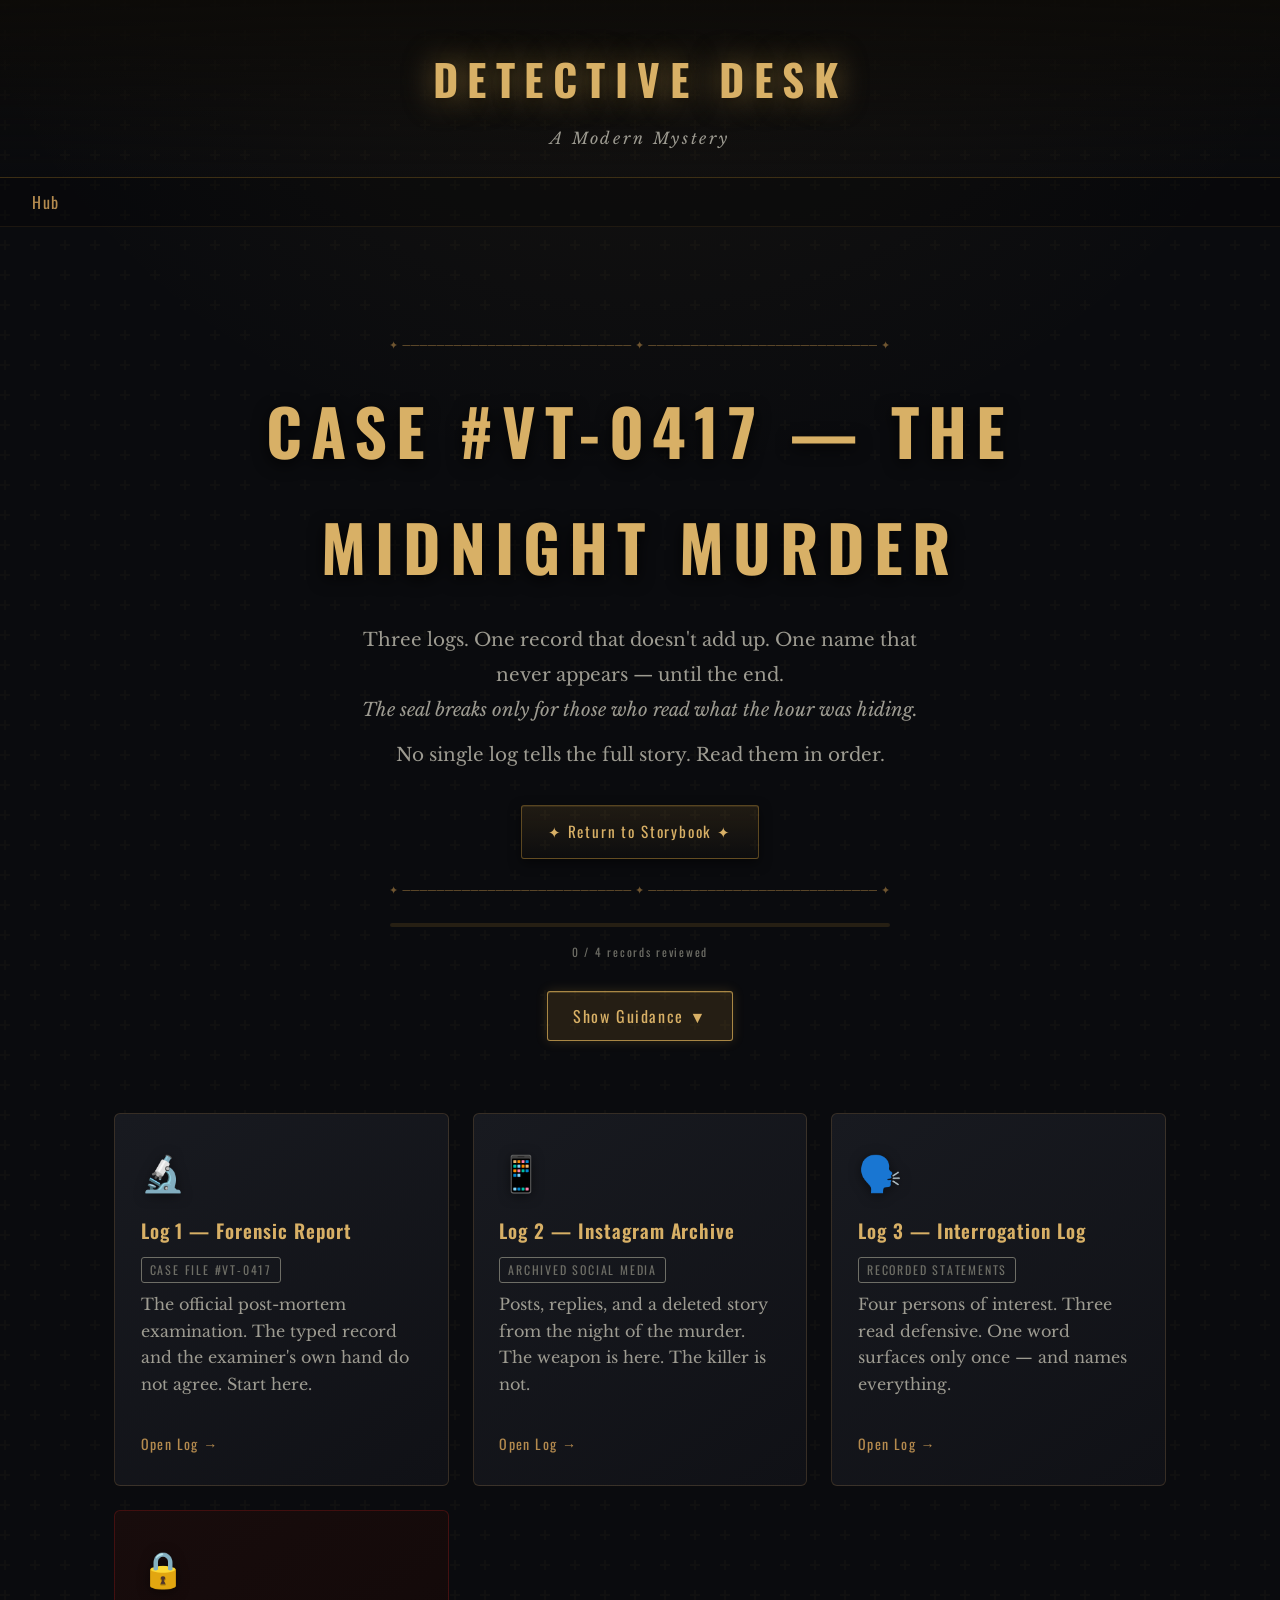
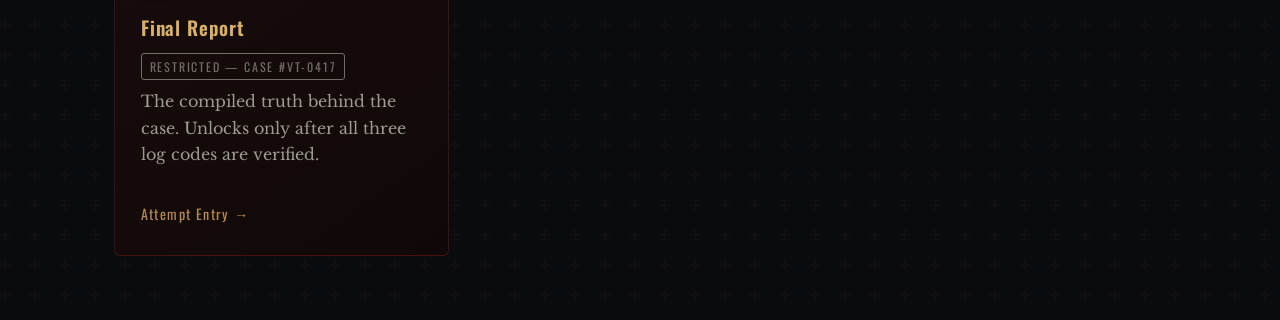
<file: chapter5-main/Archive/index.html>
<!DOCTYPE html>
<html lang="en">
<head>
  <meta charset="UTF-8" />
  <meta name="viewport" content="width=device-width, initial-scale=1.0" />
  <meta name="description" content="Detective Desk — The Midnight Murder" />
  <title>The Archive Hub — Detective Desk</title>
  <link rel="preconnect" href="https://fonts.googleapis.com" />
  <link rel="preconnect" href="https://fonts.gstatic.com" crossorigin />
  <link href="https://fonts.googleapis.com/css2?family=Oswald:wght@400;500;600;700&family=Libre+Baskerville:ital@0;1&family=Special+Elite&display=swap" rel="stylesheet" />
  <link rel="stylesheet" href="style.css" />
</head>
<body>

  <div class="particles" aria-hidden="true">
    <span></span><span></span><span></span><span></span><span></span>
    <span></span><span></span><span></span><span></span><span></span>
  </div>

  <header class="site-header">
    <div class="header-inner">
      <a href="index.html" class="site-logo" aria-label="Return to the Archive Hub">
        <span class="logo-rune">⚔</span>
        <span class="logo-text">Detective Desk</span>
        <span class="logo-rune">⚔</span>
      </a>
      <p class="header-tagline">A Modern Mystery</p>
    </div>
  </header>

  <nav class="breadcrumb" aria-label="Archive Navigation">
    <a href="index.html" id="nav-hub">Hub</a>
  </nav>

  <main class="main-content">

    <section class="hub-hero">
      <div class="scroll-ornament top" aria-hidden="true">
        ✦ ─────────────────────────── ✦ ─────────────────────────── ✦
      </div>
      <h1 class="hub-title">Case #VT-0417 — The Midnight Murder</h1>
      <p class="hub-subtitle">
        Three logs. One record that doesn't add up. One name that never appears — until the end.<br />
        <em>The seal breaks only for those who read what the hour was hiding.</em>
      </p>
      <p class="hub-subtitle" style="margin-top:0.6rem;">
        No single log tells the full story. Read them in order.
      </p>
      <div style="margin-top: 2rem; margin-bottom: 0.5rem;">
        <a href="../Storybook/storybook.html" class="btn-action-primary">✦ Return to Storybook ✦</a>
      </div>
      <div class="scroll-ornament bottom" aria-hidden="true">
        ✦ ─────────────────────────── ✦ ─────────────────────────── ✦
      </div>

      <!-- Progress bar -->
      <div class="hub-progress">
        <div class="progress-track"><div id="progress-fill"></div></div>
        <span id="progress-label">0 / 4 records reviewed</span>
      </div>

      <!-- Hint toggle -->
      <div class="hint-bar">
        <button id="hint-toggle-btn" aria-expanded="false">Show Guidance ▼</button>
        <div id="hint-panel" role="region" aria-label="Archive guidance">
          <strong>How to investigate:</strong>
          <ul>
            <li>Read all three logs carefully — in order. Log 1 changes how you read everything after it.</li>
            <li>Look for anything that doesn't line up — times, alibis, objects, and what people say unprompted.</li>
            <li>Each log has a code box at the bottom. The Final Report unlocks only after all three codes are verified.</li>
            <li>Cross-reference entries across logs before drawing conclusions.</li>
            <li>No single log is sufficient on its own.</li>
          </ul>
        </div>
      </div>
    </section>

    <section class="hub-grid" aria-label="Archive Documents">

      <a href="ScoutLogs/scout-logs.html" class="archive-card" id="card-scout">
        <div class="card-icon" aria-hidden="true">🔬</div>
        <div class="card-label">Log 1 — Forensic Report</div>
        <div class="card-tag">Case File #VT-0417</div>
        <p class="card-desc">The official post-mortem examination. The typed record and the examiner's own hand do not agree. Start here.</p>
        <span class="card-cta">Open Log →</span>
      </a>

      <a href="HealerRecords/healer-records.html" class="archive-card" id="card-healer">
        <div class="card-icon" aria-hidden="true">📱</div>
        <div class="card-label">Log 2 — Instagram Archive</div>
        <div class="card-tag">Archived Social Media</div>
        <p class="card-desc">Posts, replies, and a deleted story from the night of the murder. The weapon is here. The killer is not.</p>
        <span class="card-cta">Open Log →</span>
      </a>

      <a href="AllianceDocs/alliance-docs.html" class="archive-card" id="card-alliance">
        <div class="card-icon" aria-hidden="true">🗣️</div>
        <div class="card-label">Log 3 — Interrogation Log</div>
        <div class="card-tag">Recorded Statements</div>
        <p class="card-desc">Four persons of interest. Three read defensive. One word surfaces only once — and names everything.</p>
        <span class="card-cta">Open Log →</span>
      </a>

      <a href="HerosMemoir/HerosMemoir.html" class="archive-card locked-card" id="card-hidden">
        <div class="card-icon" aria-hidden="true">🔒</div>
        <div class="card-label">Final Report</div>
        <div class="card-tag">Restricted — Case #VT-0417</div>
        <p class="card-desc">The compiled truth behind the case. Unlocks only after all three log codes are verified.</p>
        <span class="card-cta">Attempt Entry →</span>
      </a>

    </section>

  </main>

  <script src="../protect.js"></script>
  <script src="script.js"></script>
</body>
</html>
</file>
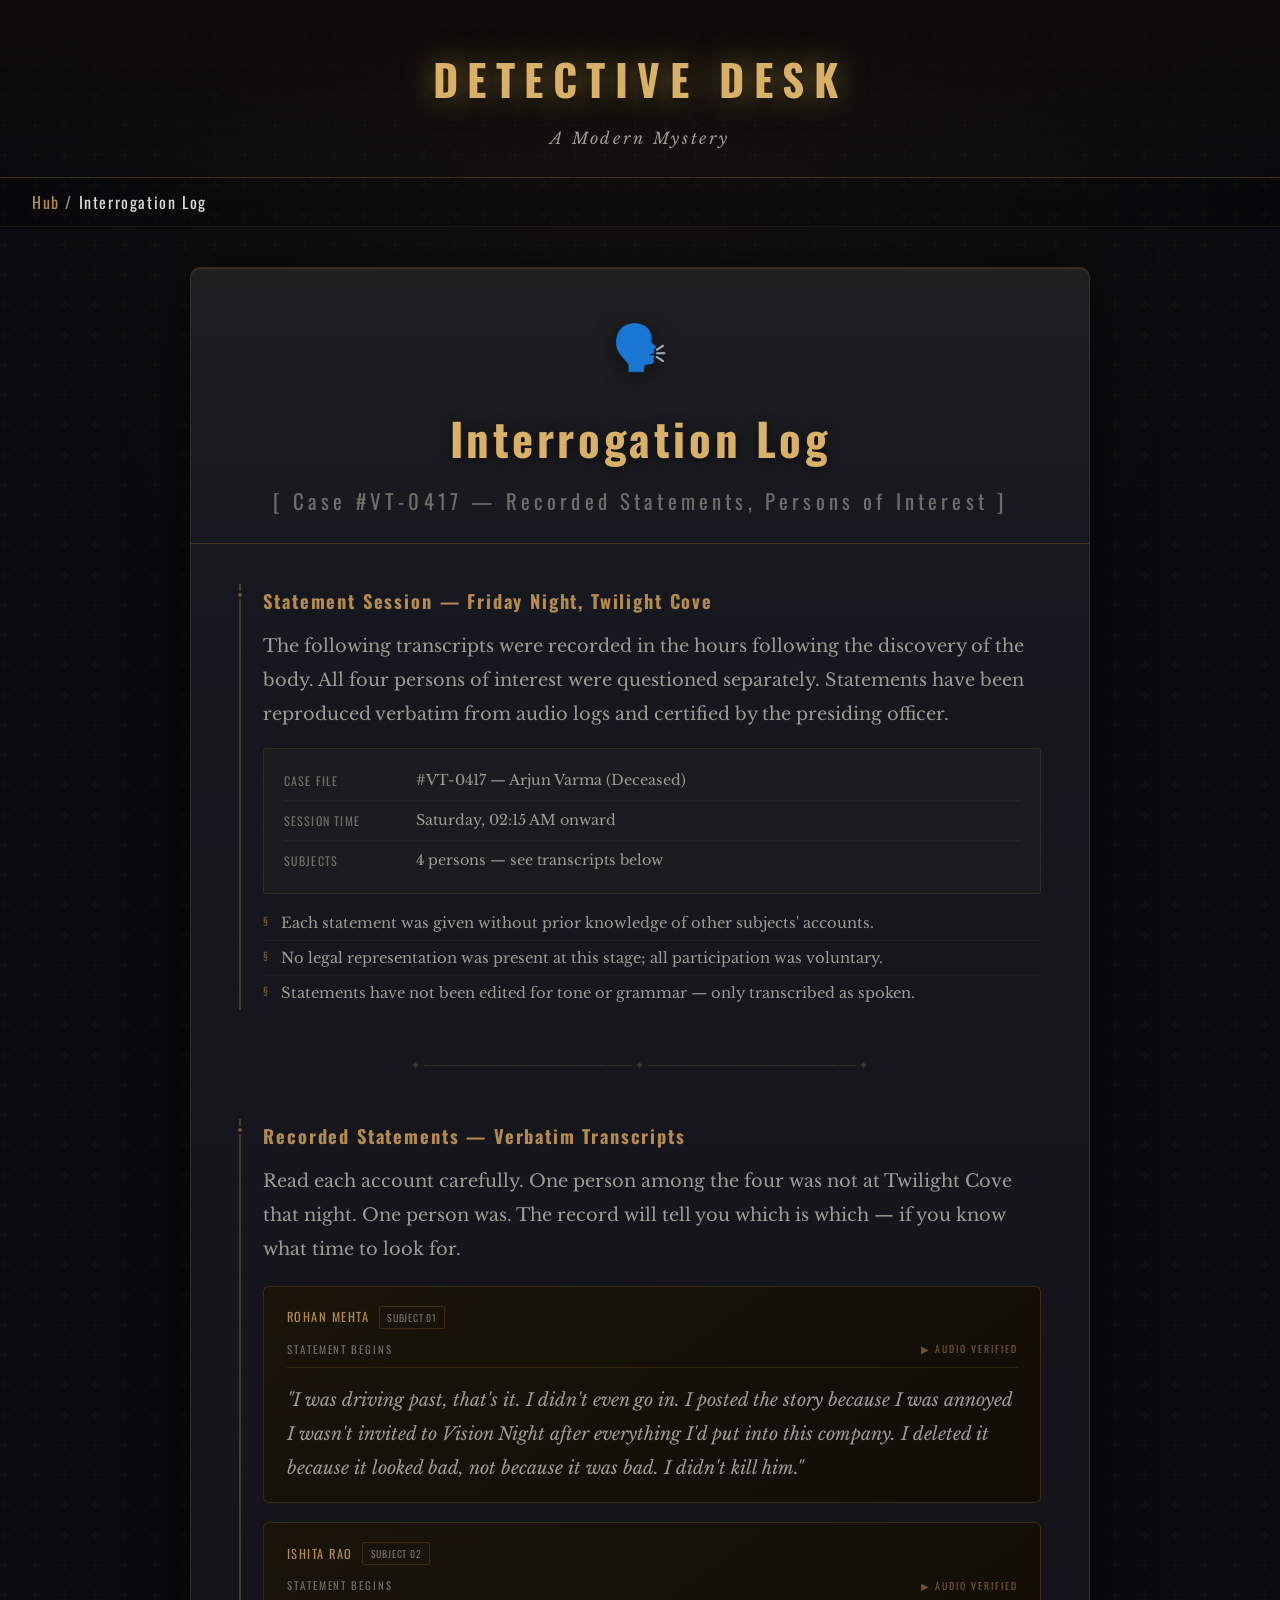
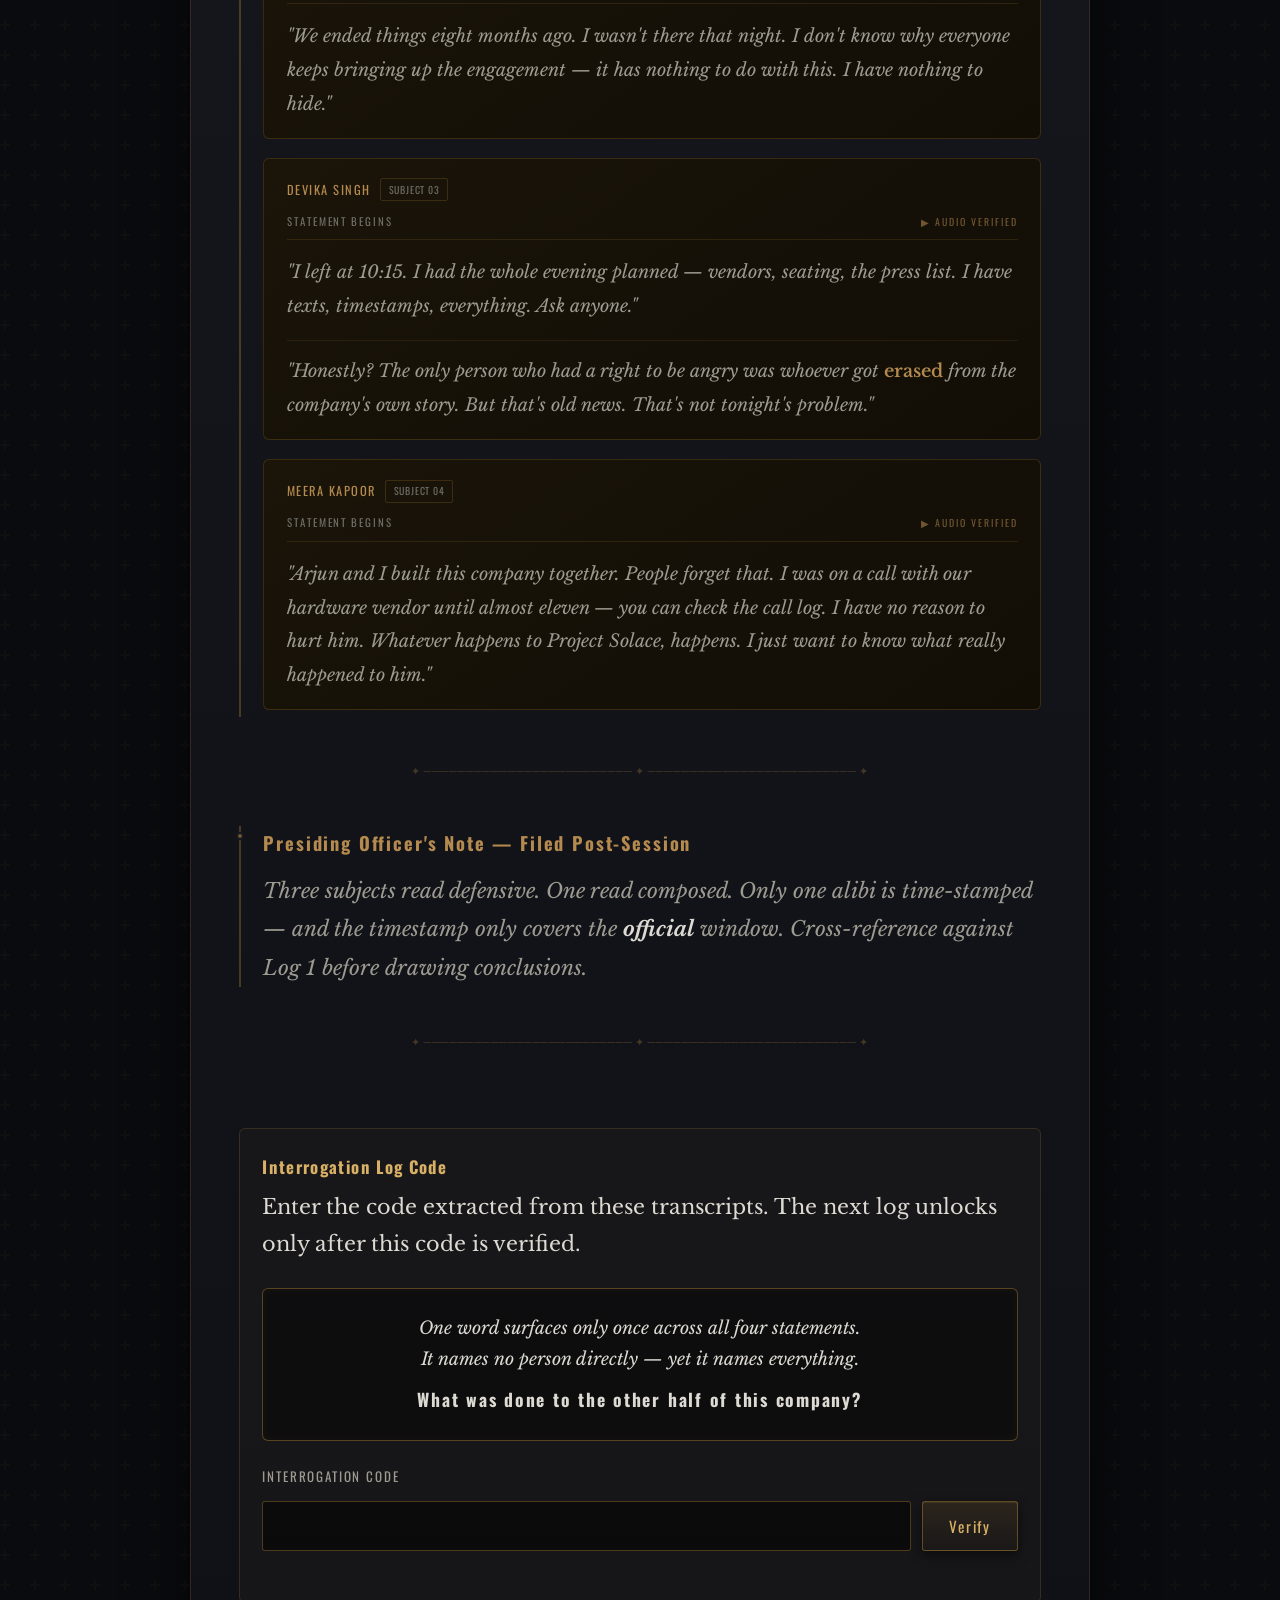
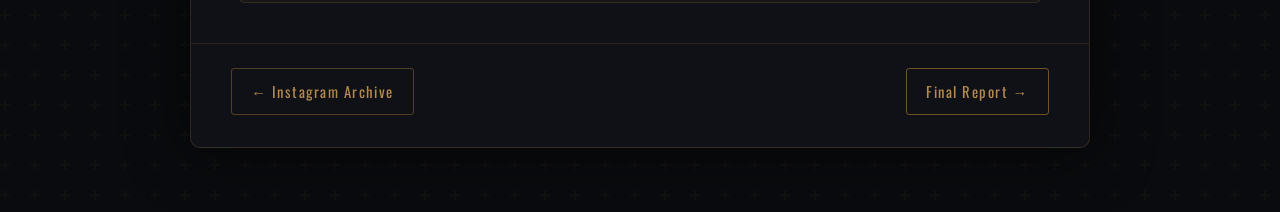
<file: chapter5-main/Archive/AllianceDocs/alliance-docs.html>
<!DOCTYPE html>
<html lang="en">
<head>
  <meta charset="UTF-8" />
  <meta name="viewport" content="width=device-width, initial-scale=1.0" />
  <meta name="description" content="Interrogation Log — Detective Desk archive. Recorded statements from persons of interest." />
  <title>Interrogation Log — Detective Desk</title>
  <link rel="preconnect" href="https://fonts.googleapis.com" />
  <link rel="preconnect" href="https://fonts.gstatic.com" crossorigin />
  <link href="https://fonts.googleapis.com/css2?family=Oswald:wght@400;500;600;700&family=Libre+Baskerville:ital@0;1&family=Special+Elite&display=swap" rel="stylesheet" />
  <link rel="stylesheet" href="../style.css" />

  <style>
    /* ── Suspect Statement Cards ── */
    .suspect-grid {
      display: grid;
      grid-template-columns: 1fr;
      gap: 1.2rem;
      margin: 1.2rem 0 0.4rem;
    }
    .suspect-card {
      background: linear-gradient(145deg, #1a1409, #120e06);
      border: 1px solid rgba(201,150,59,0.2);
      border-radius: var(--radius-md);
      padding: 1.2rem 1.4rem 1rem;
    }
    .suspect-card-name {
      font-family: var(--font-title);
      font-size: 0.78rem;
      color: var(--gold);
      letter-spacing: 0.12em;
      text-transform: uppercase;
      margin-bottom: 0.65rem;
      display: flex;
      align-items: center;
      gap: 0.6rem;
    }
    .suspect-tag {
      font-size: 0.62rem;
      color: var(--smoke);
      letter-spacing: 0.08em;
      border: 1px solid rgba(201,150,59,0.2);
      border-radius: 2px;
      padding: 0.1rem 0.45rem;
      font-family: var(--font-title);
    }
    .suspect-statement {
      font-style: italic;
      color: var(--parchment-dim);
      font-size: 0.95rem;
      line-height: 1.8;
    }
    .suspect-statement .highlight-word {
      color: var(--gold);
      font-style: normal;
      font-weight: 600;
    }

    /* ── Protocol box ── */
    .protocol-signal-block {
      margin: 0.8rem 0;
      padding: 0.8rem 1.2rem;
      background: rgba(201,150,59,0.03);
      border: 1px solid rgba(201,150,59,0.15);
      border-radius: var(--radius-sm);
    }
    .proto-row {
      display: flex;
      align-items: center;
      gap: 0.8rem;
      padding: 0.4rem 0;
      border-bottom: 1px solid rgba(201,150,59,0.07);
      font-size: 1.2rem;
      color: var(--parchment-dim);
    }
    .proto-row:last-child { border-bottom: none; }

    /* ── Rules list ── */
    .rules-list {
      list-style: none;
      padding: 0;
      margin: 0.6rem 0 0;
    }
    .rules-list li {
      color: var(--parchment-dim);
      font-size: 0.92rem;
      padding: 0.3rem 0 0.3rem 1.1rem;
      border-bottom: 1px solid rgba(201,150,59,0.06);
      position: relative;
      line-height: 1.65;
    }
    .rules-list li::before {
      content: '§';
      position: absolute;
      left: 0;
      color: var(--gold-dim);
      font-family: var(--font-title);
      font-size: 0.72rem;
    }
    .rules-list li:last-child { border-bottom: none; }

    /* ── Section ornament ── */
    .section-ornament {
      font-family: var(--font-title);
      color: var(--gold-dim);
      font-size: 0.68rem;
      letter-spacing: 0.06em;
      text-align: center;
      overflow: hidden;
      white-space: nowrap;
      margin: 0.6rem 0;
      opacity: 0.55;
    }

    .directive-fragment-text {
      font-style: italic;
      color: var(--parchment-dim);
      line-height: 1.8;
    }

    .directive-fragment-note {
      margin-top: 0.9rem;
      font-size: 0.9rem;
      color: var(--parchment-dim);
      line-height: 1.7;
    }

    /* ── Transcript header bar ── */
    .transcript-header {
      font-family: var(--font-title);
      font-size: 0.68rem;
      letter-spacing: 0.18em;
      color: var(--smoke);
      text-transform: uppercase;
      border-bottom: 1px solid rgba(201,150,59,0.15);
      padding-bottom: 0.5rem;
      margin-bottom: 1rem;
      display: flex;
      justify-content: space-between;
      align-items: center;
    }
    .transcript-status {
      color: var(--gold-dim);
      font-size: 0.62rem;
    }
  </style>
</head>
<body>

  <div class="particles" aria-hidden="true">
    <span></span><span></span><span></span><span></span><span></span>
    <span></span><span></span><span></span><span></span><span></span>
  </div>

  <header class="site-header">
    <div class="header-inner">
      <a href="../index.html" class="site-logo" aria-label="Return to the Archive Hub">
        <span class="logo-rune">⚔</span>
        <span class="logo-text">Detective Desk</span>
        <span class="logo-rune">⚔</span>
      </a>
      <p class="header-tagline">A Modern Mystery</p>
    </div>
  </header>

  <nav class="breadcrumb" aria-label="Archive Navigation">
    <a href="../index.html" id="nav-hub">Hub</a> / <span>Interrogation Log</span>
  </nav>

  <main class="main-content">

    <article class="scroll-page" aria-labelledby="page-title">

      <header class="scroll-header">
        <div class="scroll-icon" aria-hidden="true">🗣️</div>
        <h1 id="page-title">Interrogation Log</h1>
        <p class="scroll-meta">&#91; Case #VT-0417 — Recorded Statements, Persons of Interest &#93;</p>
      </header>

      <div class="scroll-body">

        <!-- ═══════════════════════════════════════════
             SECTION 1 — FILING NOTICE
             ═══════════════════════════════════════════ -->

        <div class="entry">
          <h2 class="entry-date">Statement Session — Friday Night, Twilight Cove</h2>
          <p>
            The following transcripts were recorded in the hours following the discovery of the body.
            All four persons of interest were questioned separately. Statements have been reproduced verbatim
            from audio logs and certified by the presiding officer.
          </p>

          <div class="protocol-signal-block">
            <div class="proto-row">
              <span style="font-family:var(--font-title);font-size:0.75rem;letter-spacing:0.1em;color:var(--smoke);min-width:120px;">CASE FILE</span>
              <span style="font-size:0.9rem;">#VT-0417 — Arjun Varma (Deceased)</span>
            </div>
            <div class="proto-row">
              <span style="font-family:var(--font-title);font-size:0.75rem;letter-spacing:0.1em;color:var(--smoke);min-width:120px;">SESSION TIME</span>
              <span style="font-size:0.9rem;">Saturday, 02:15 AM onward</span>
            </div>
            <div class="proto-row">
              <span style="font-family:var(--font-title);font-size:0.75rem;letter-spacing:0.1em;color:var(--smoke);min-width:120px;">SUBJECTS</span>
              <span style="font-size:0.9rem;">4 persons — see transcripts below</span>
            </div>
          </div>

          <ul class="rules-list">
            <li>Each statement was given without prior knowledge of other subjects' accounts.</li>
            <li>No legal representation was present at this stage; all participation was voluntary.</li>
            <li>Statements have not been edited for tone or grammar — only transcribed as spoken.</li>
          </ul>
        </div>

        <div class="section-ornament" aria-hidden="true">✦ ───────────────────────── ✦ ───────────────────────── ✦</div>

        <!-- ═══════════════════════════════════════════
             SECTION 2 — INDIVIDUAL TRANSCRIPTS
             ═══════════════════════════════════════════ -->

        <div class="entry">
          <h2 class="entry-date">Recorded Statements — Verbatim Transcripts</h2>
          <p>
            Read each account carefully. One person among the four was not at Twilight Cove that night.
            One person was. The record will tell you which is which — if you know what time to look for.
          </p>

          <div class="suspect-grid">

            <!-- Rohan Mehta -->
            <div class="suspect-card">
              <div class="suspect-card-name">
                Rohan Mehta
                <span class="suspect-tag">SUBJECT 01</span>
              </div>
              <div class="transcript-header">
                <span>Statement Begins</span>
                <span class="transcript-status">▶ AUDIO VERIFIED</span>
              </div>
              <p class="suspect-statement">
                "I was driving past, that's it. I didn't even go in. I posted the story because I was annoyed
                I wasn't invited to Vision Night after everything I'd put into this company. I deleted it
                because it looked bad, not because it <em>was</em> bad. I didn't kill him."
              </p>
            </div>

            <!-- Ishita Rao -->
            <div class="suspect-card">
              <div class="suspect-card-name">
                Ishita Rao
                <span class="suspect-tag">SUBJECT 02</span>
              </div>
              <div class="transcript-header">
                <span>Statement Begins</span>
                <span class="transcript-status">▶ AUDIO VERIFIED</span>
              </div>
              <p class="suspect-statement">
                "We ended things eight months ago. I wasn't there that night. I don't know why everyone
                keeps bringing up the engagement — it has nothing to do with this. I have nothing to hide."
              </p>
            </div>

            <!-- Devika Singh -->
            <div class="suspect-card">
              <div class="suspect-card-name">
                Devika Singh
                <span class="suspect-tag">SUBJECT 03</span>
              </div>
              <div class="transcript-header">
                <span>Statement Begins</span>
                <span class="transcript-status">▶ AUDIO VERIFIED</span>
              </div>
              <p class="suspect-statement">
                "I left at 10:15. I had the whole evening planned — vendors, seating, the press list. I have
                texts, timestamps, everything. Ask anyone."
              </p>
              <p class="suspect-statement" style="margin-top:0.9rem;border-top:1px solid rgba(201,150,59,0.1);padding-top:0.9rem;">
                "Honestly? The only person who had a right to be angry was whoever got
                <span class="highlight-word">erased</span> from the company's own story. But that's old news.
                That's not tonight's problem."
              </p>
            </div>

            <!-- Meera Kapoor -->
            <div class="suspect-card">
              <div class="suspect-card-name">
                Meera Kapoor
                <span class="suspect-tag">SUBJECT 04</span>
              </div>
              <div class="transcript-header">
                <span>Statement Begins</span>
                <span class="transcript-status">▶ AUDIO VERIFIED</span>
              </div>
              <p class="suspect-statement">
                "Arjun and I built this company together. People forget that. I was on a call with our
                hardware vendor until almost eleven — you can check the call log. I have no reason to hurt
                him. Whatever happens to Project Solace, happens. I just want to know what really happened
                to him."
              </p>
            </div>

          </div><!-- /suspect-grid -->
        </div>

        <div class="section-ornament" aria-hidden="true">✦ ───────────────────────── ✦ ───────────────────────── ✦</div>

        <!-- ═══════════════════════════════════════════
             SECTION 3 — ANALYST NOTE
             ═══════════════════════════════════════════ -->

        <div class="entry">
          <h2 class="entry-date">Presiding Officer's Note — Filed Post-Session</h2>
          <p style="font-style:italic;color:var(--parchment-dim);font-size:1.3rem;line-height:1.85;">
            Three subjects read defensive. One read composed. Only one alibi is time-stamped — and
            the timestamp only covers the <strong>official</strong> window. Cross-reference against
            Log 1 before drawing conclusions.
          </p>
        </div>

        <div class="section-ornament" aria-hidden="true">✦ ───────────────────────── ✦ ───────────────────────── ✦</div>

        <!-- ═══════════════════════════════════════════
             CODE PANEL
             ═══════════════════════════════════════════ -->

        <div class="record-code-panel" data-record-key="alliance">
          <h2 class="record-code-title">Interrogation Log Code</h2>
          <p class="record-code-note">Enter the code extracted from these transcripts. The next log unlocks only after this code is verified.</p>

          <div class="puzzle-clue" style="margin: 1.5rem 0; padding: 1.5rem; text-align: center; border: 1px solid rgba(201, 150, 59, 0.4); background: rgba(0, 0, 0, 0.4); border-radius: 6px; box-shadow: inset 0 0 10px rgba(201, 150, 59, 0.05);">
            <p style="color: var(--parchment); font-family: var(--font-body); font-style: italic; font-size: 1.1rem; line-height: 1.8; margin-bottom: 0;">
              One word surfaces only once across all four statements.<br />
              It names no person directly — yet it names everything.
              <strong style="color: var(--parchment); font-family: var(--font-title); font-size: 1.1rem; letter-spacing: 0.1em; font-style: normal; display: block; margin-top: 0.5rem;">
                What was done to the other half of this company?
              </strong>
            </p>
          </div>

          <form class="record-code-form" autocomplete="off">
            <label for="record-code-alliance" class="record-code-label">Interrogation code</label>
            <div class="record-code-row">
              <input type="text" id="record-code-alliance" class="record-code-input" inputmode="text" maxlength="6" aria-describedby="record-code-alliance-feedback" />
              <button type="submit" class="btn-action-primary record-code-submit">Verify</button>
            </div>
            <p class="record-code-feedback" id="record-code-alliance-feedback" aria-live="polite"></p>
          </form>
        </div>

      </div><!-- /scroll-body -->

      <nav class="scroll-nav" aria-label="Page navigation">
        <a href="../HealerRecords/healer-records.html" class="btn-nav" id="btn-back-healer">← Instagram Archive</a>
        <a href="../HerosMemoir/HerosMemoir.html" class="btn-nav btn-next" id="btn-next-hidden">Final Report →</a>
      </nav>

    </article>

  </main>

  <script src="../../protect.js"></script>
  <script src="../script.js"></script>
</body>
</html>
</file>
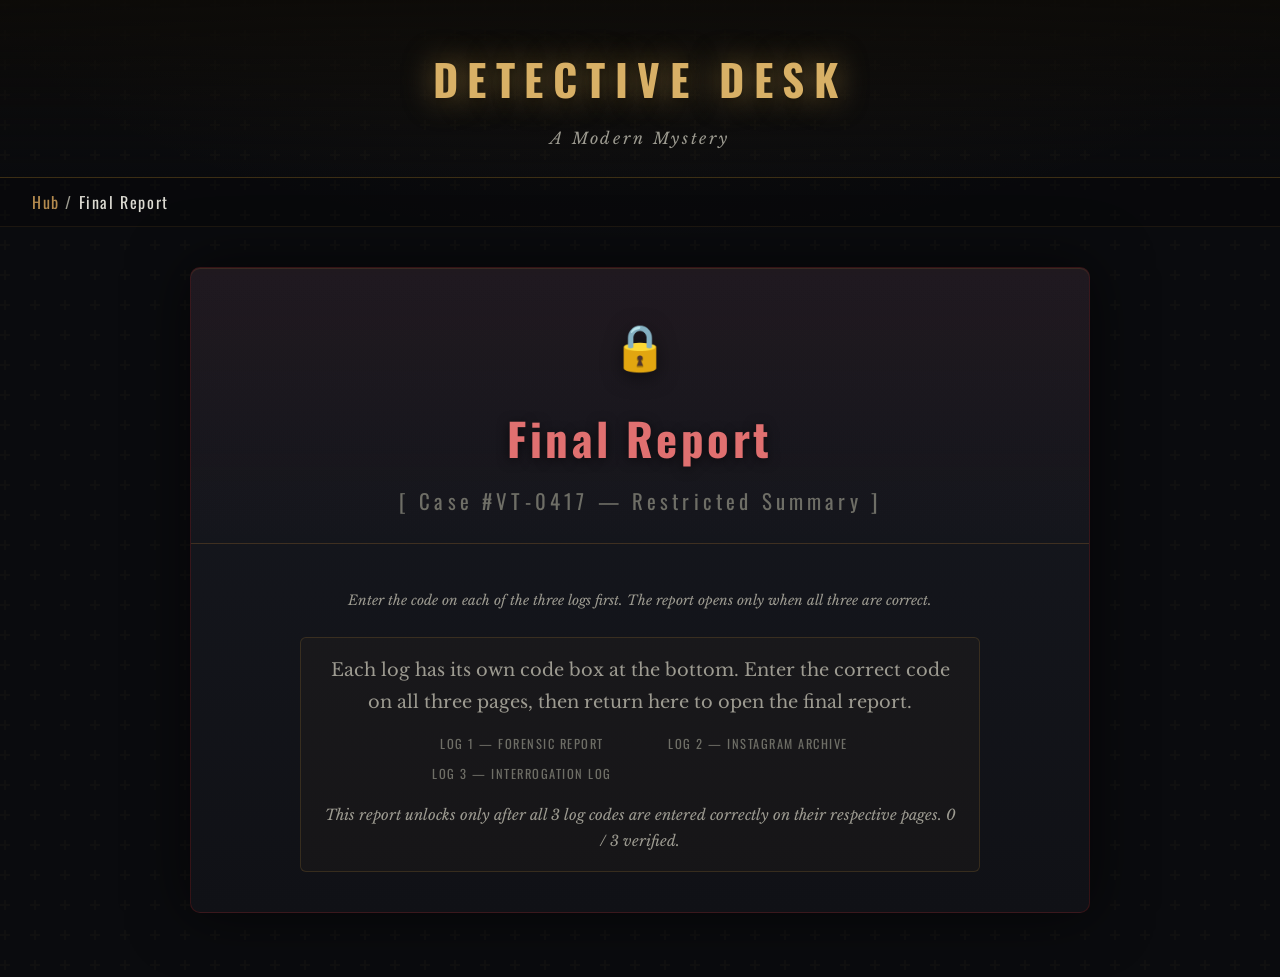
<file: chapter5-main/Archive/HerosMemoir/HerosMemoir.html>
<!DOCTYPE html>
<html lang="en">
<head>
  <meta charset="UTF-8" />
  <meta name="viewport" content="width=device-width, initial-scale=1.0" />
  <meta name="description" content="Final Report — Detective Desk. Sealed investigative summary requiring all prior codes." />
  <title>Final Report — Detective Desk</title>
  <link rel="preconnect" href="https://fonts.googleapis.com" />
  <link rel="preconnect" href="https://fonts.gstatic.com" crossorigin />
  <link href="https://fonts.googleapis.com/css2?family=Oswald:wght@400;500;600;700&family=Libre+Baskerville:ital@0;1&family=Special+Elite&display=swap" rel="stylesheet" />
  <link rel="stylesheet" href="../style.css" />
  <style>
    .memoir-final-directive {
      margin-top: 3rem;
      text-align: center;
      background: radial-gradient(circle at top, rgba(201,150,59,0.08), rgba(201,150,59,0.03) 45%, rgba(0,0,0,0.12) 100%);
      border: 1px solid rgba(201,150,59,0.25);
      border-top: 2px solid rgba(201,150,59,0.38);
      border-radius: var(--radius-md);
      padding: 2rem 1.5rem;
      box-shadow: inset 0 1px 0 rgba(240,192,96,0.14);
    }

    .memoir-final-directive-title {
      margin: 0 0 1.25rem;
      font-family: var(--font-title);
      font-size: clamp(1.5rem, 3vw, 2rem);
      letter-spacing: 0.08em;
      color: var(--gold-bright);
      text-shadow: 0 0 10px rgba(240,192,96,0.24);
    }

    .memoir-final-directive-text {
      margin: 0;
      color: var(--parchment-dim);
      line-height: 1.95;
      font-size: 1.05rem;
    }

    .memoir-final-directive-text .directive-emphasis {
      display: block;
      margin-top: 1rem;
      color: var(--parchment-text);
      font-weight: 700;
    }
  </style>
</head>
<body>

  <div class="particles" aria-hidden="true">
    <span></span><span></span><span></span><span></span><span></span>
    <span></span><span></span><span></span><span></span><span></span>
  </div>

  <header class="site-header">
    <div class="header-inner">
      <a href="../index.html" class="site-logo" aria-label="Return to the Archive Hub">
        <span class="logo-rune">⚔</span>
        <span class="logo-text">Detective Desk</span>
        <span class="logo-rune">⚔</span>
      </a>
      <p class="header-tagline">A Modern Mystery</p>
    </div>
  </header>

  <nav class="breadcrumb" aria-label="Archive Navigation">
    <a href="../index.html" id="nav-hub">Hub</a> / <span>Final Report</span>
  </nav>

  <main class="main-content">

    <article class="scroll-page locked-page" aria-labelledby="page-title">

      <header class="scroll-header">
        <div class="scroll-icon pulse-red" aria-hidden="true">🔒</div>
        <h1 id="page-title">Final Report</h1>
        <p class="scroll-meta">&#91; Case #VT-0417 — Restricted Summary &#93;</p>
      </header>

      <!-- Locked gate UI -->
      <div class="vault-gate" id="vault-gate">
        <p class="vault-flavour" style="margin-bottom:1.4rem;">
          <em style="font-size:0.85rem;color:var(--parchment-dim);">Enter the code on each of the three logs first. The report opens only when all three are correct.</em>
        </p>
        <div class="vault-summary">
          Each log has its own code box at the bottom. Enter the correct code on all three pages, then return here to open the final report.
          <ul class="vault-checklist" id="vault-checklist" aria-label="Record verification checklist"></ul>
          <p class="vault-note" id="vault-status">This report unlocks only after all 3 log codes are entered correctly on their respective pages. 0 / 3 verified.</p>
        </div>
      </div>

      <!-- Content revealed after all 3 codes verified -->
      <div class="scroll-body hidden" id="report-content">

        <div class="entry">
          <h2 class="entry-date">Finding 1 — The Corrected Time</h2>
          <p>
            The official record states time of death as <strong>10:40 PM</strong>. It does not.
            The examiner's own handwritten field notes — body temperature, lividity, rigor — place death
            <em>about 60 minutes before examination at 12:40 AM</em>. The typed hour was changed
            after the notes were taken. Whoever's alibi only covers 10:40 PM is not actually cleared.
          </p>
        </div>

        <div class="entry">
          <h2 class="entry-date">Finding 2 — The Weapon</h2>
          <p>
            The crystal compass recovered at the scene was not a joke gift from Rohan Mehta.
            Recovered purchase records place its acquisition <strong>six years ago</strong> — the week
            Veyra Technologies was founded. It was a founding gift, from a founding partner.
            The archive thread misattributed its origin. That misattribution was never corrected.
          </p>
        </div>

        <div class="entry">
          <h2 class="entry-date">Finding 3 — The Motive</h2>
          <p>
            One word surfaced across the interrogation transcripts, spoken almost in passing, attributed
            to no one directly: <strong>erased</strong>. Veyra Technologies was built by two people.
            Vision Night — the company's public founding milestone, broadcast to every investor and
            partner who mattered — credited only one name. The other half of "built this company together"
            was about to be written out of the story permanently, in front of everyone.
          </p>
        </div>

        <div class="entry">
          <h2 class="entry-date">Finding 4 — The Last Piece</h2>
          <p>
            Only one alibi in the record covers the official <strong>10:40 PM</strong> and falls apart
            at the real hour. A vendor call ending "almost eleven" covers the forged window —
            not the real one. Only one person has a six-year history with the weapon. Only one person
            described themselves as the other half of the company's founding unprompted, in a room full
            of people being questioned about a murder.
          </p>
          <p style="margin-top:1rem;font-style:italic;color:var(--parchment-dim);">
            The report was never wrong about the weapon. It was wrong about the hour.
            That hour was the only thing protecting the killer.
          </p>
        </div>

        <div class="entry memoir-final-directive" aria-label="Final directive">
          <h2 class="memoir-final-directive-title">Find the Killer</h2>
          <p class="memoir-final-directive-text">
            The weapon has a name.<br />
            The hour has a name.<br />
            The killer has initials.<br /><br />
            The report was forged to hide one hour.<br />
            That hour was the killer's only alibi.<br /><br />
            Guess. Find the killer. Submit your conclusion.<br /><br />
            <span class="directive-emphasis">
              WEAPON — REAL TIME — INITIALS<br />
              (No spaces. Hyphens only.)
            </span>
          </p>
        </div>

        <!-- Final code panel -->
        <div class="record-code-panel" data-record-key="herosMemoir">

          <h2 class="record-code-title">Final Report Code</h2>

          <p class="record-code-note">
            Enter the final code to close the case. One answer. Three parts.
          </p>

          <div class="puzzle-clue" style="margin: 1.5rem 0; padding: 1.5rem; text-align: center; border: 1px solid rgba(201, 150, 59, 0.4); background: rgba(0, 0, 0, 0.4); border-radius: 6px; box-shadow: inset 0 0 10px rgba(201, 150, 59, 0.05);">
            <p style="color: var(--parchment); font-family: var(--font-body); font-style: italic; font-size: 1.1rem; line-height: 1.8; margin-bottom: 0;">
              The weapon that was always there.<br />
              The hour that was hidden.<br />
              The initials of the one who forged the hour.
              <strong style="color: var(--parchment); font-family: var(--font-title); font-size: 1.1rem; letter-spacing: 0.1em; font-style: normal; display: block; margin-top: 0.5rem;">
                What is the final code?
              </strong>
            </p>
          </div>

          <form class="record-code-form" autocomplete="off">
            <label for="record-code-herosMemoir" class="record-code-label">
              Final code (WEAPON-REALTIME-INITIALS)
            </label>
            <div class="record-code-row">
              <input
                type="text"
                id="record-code-herosMemoir"
                class="record-code-input"
                inputmode="text"
                maxlength="15"
                aria-describedby="record-code-herosMemoir-feedback" />
              <button type="submit" class="btn-action-primary record-code-submit">Verify</button>
            </div>
            <p class="record-code-feedback" id="record-code-herosMemoir-feedback" aria-live="polite"></p>
          </form>

        </div>

        <nav class="scroll-nav" aria-label="Page navigation">
          <a href="../AllianceDocs/alliance-docs.html" class="btn-nav">← Log 3</a>
        </nav>

      </div>

    </article>

  </main>

  <script src="../../protect.js"></script>
  <script src="../script.js"></script>
</body>
</html>
</file>
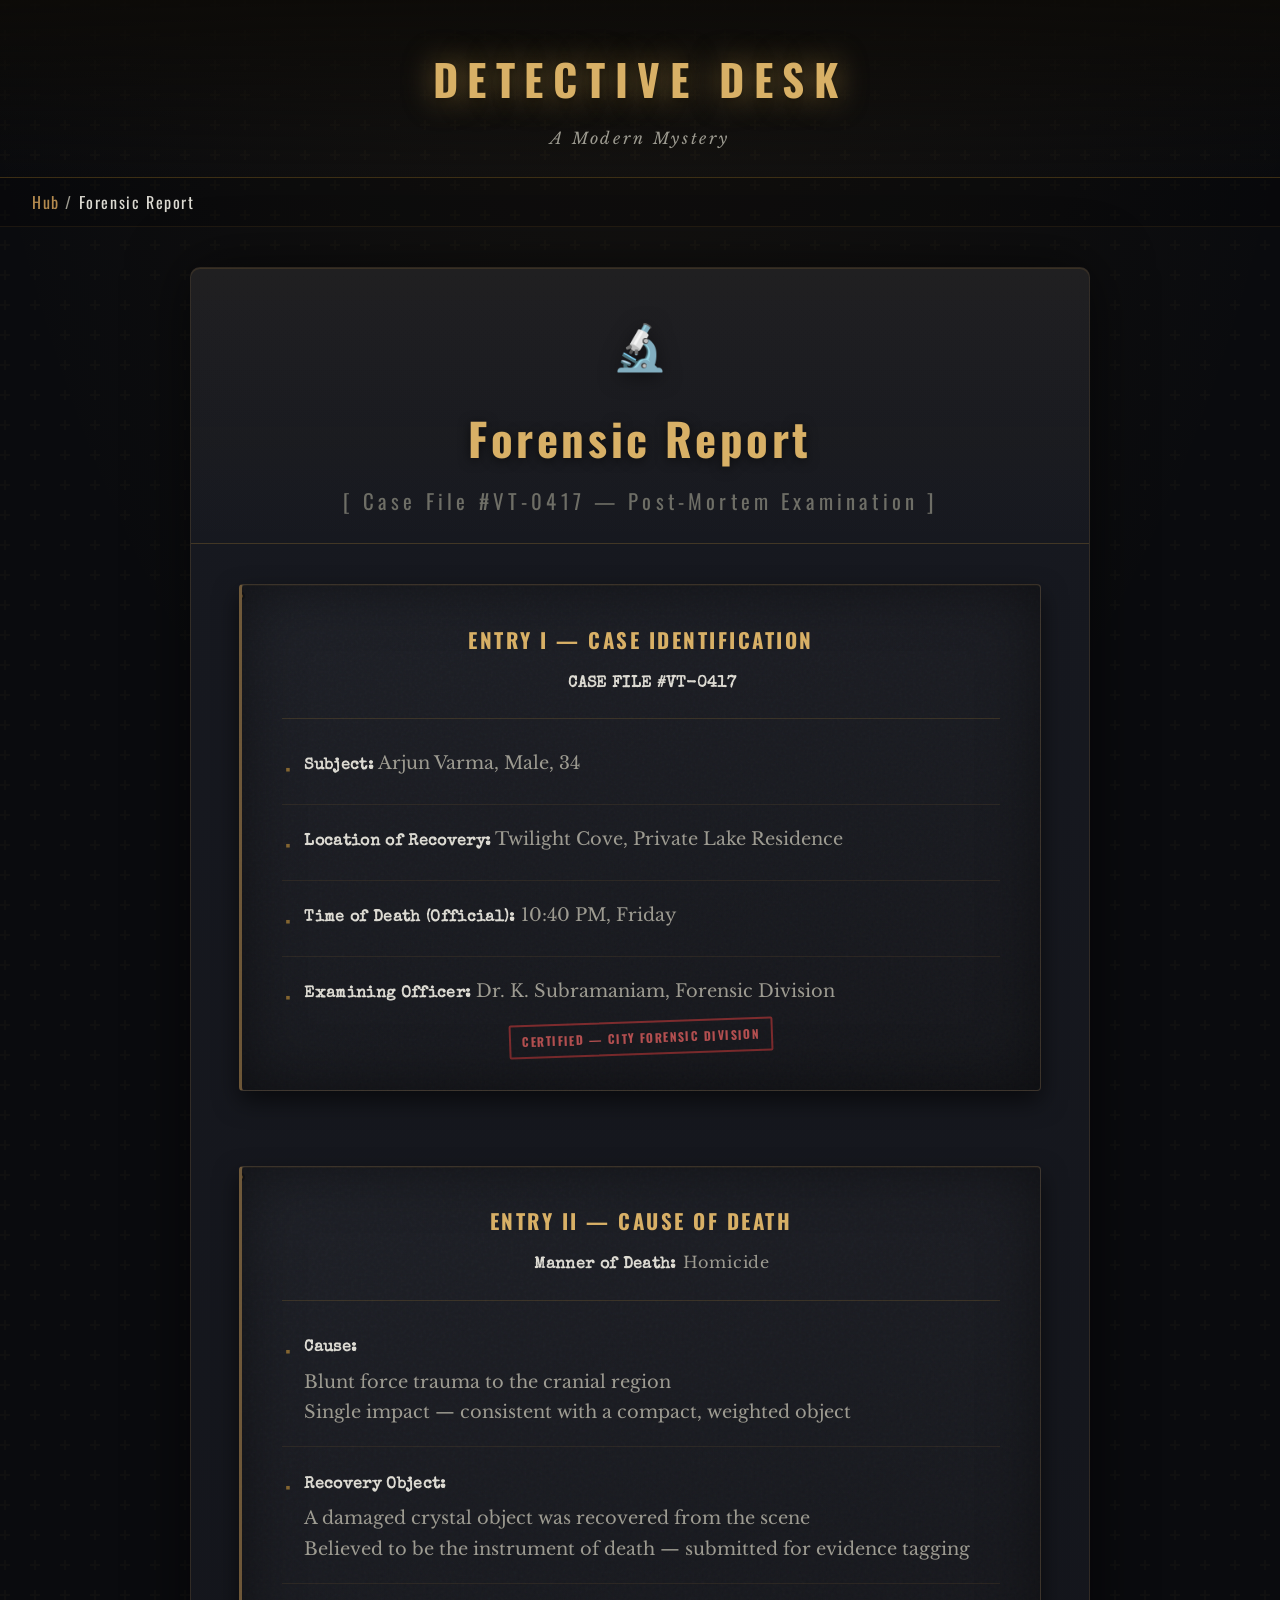
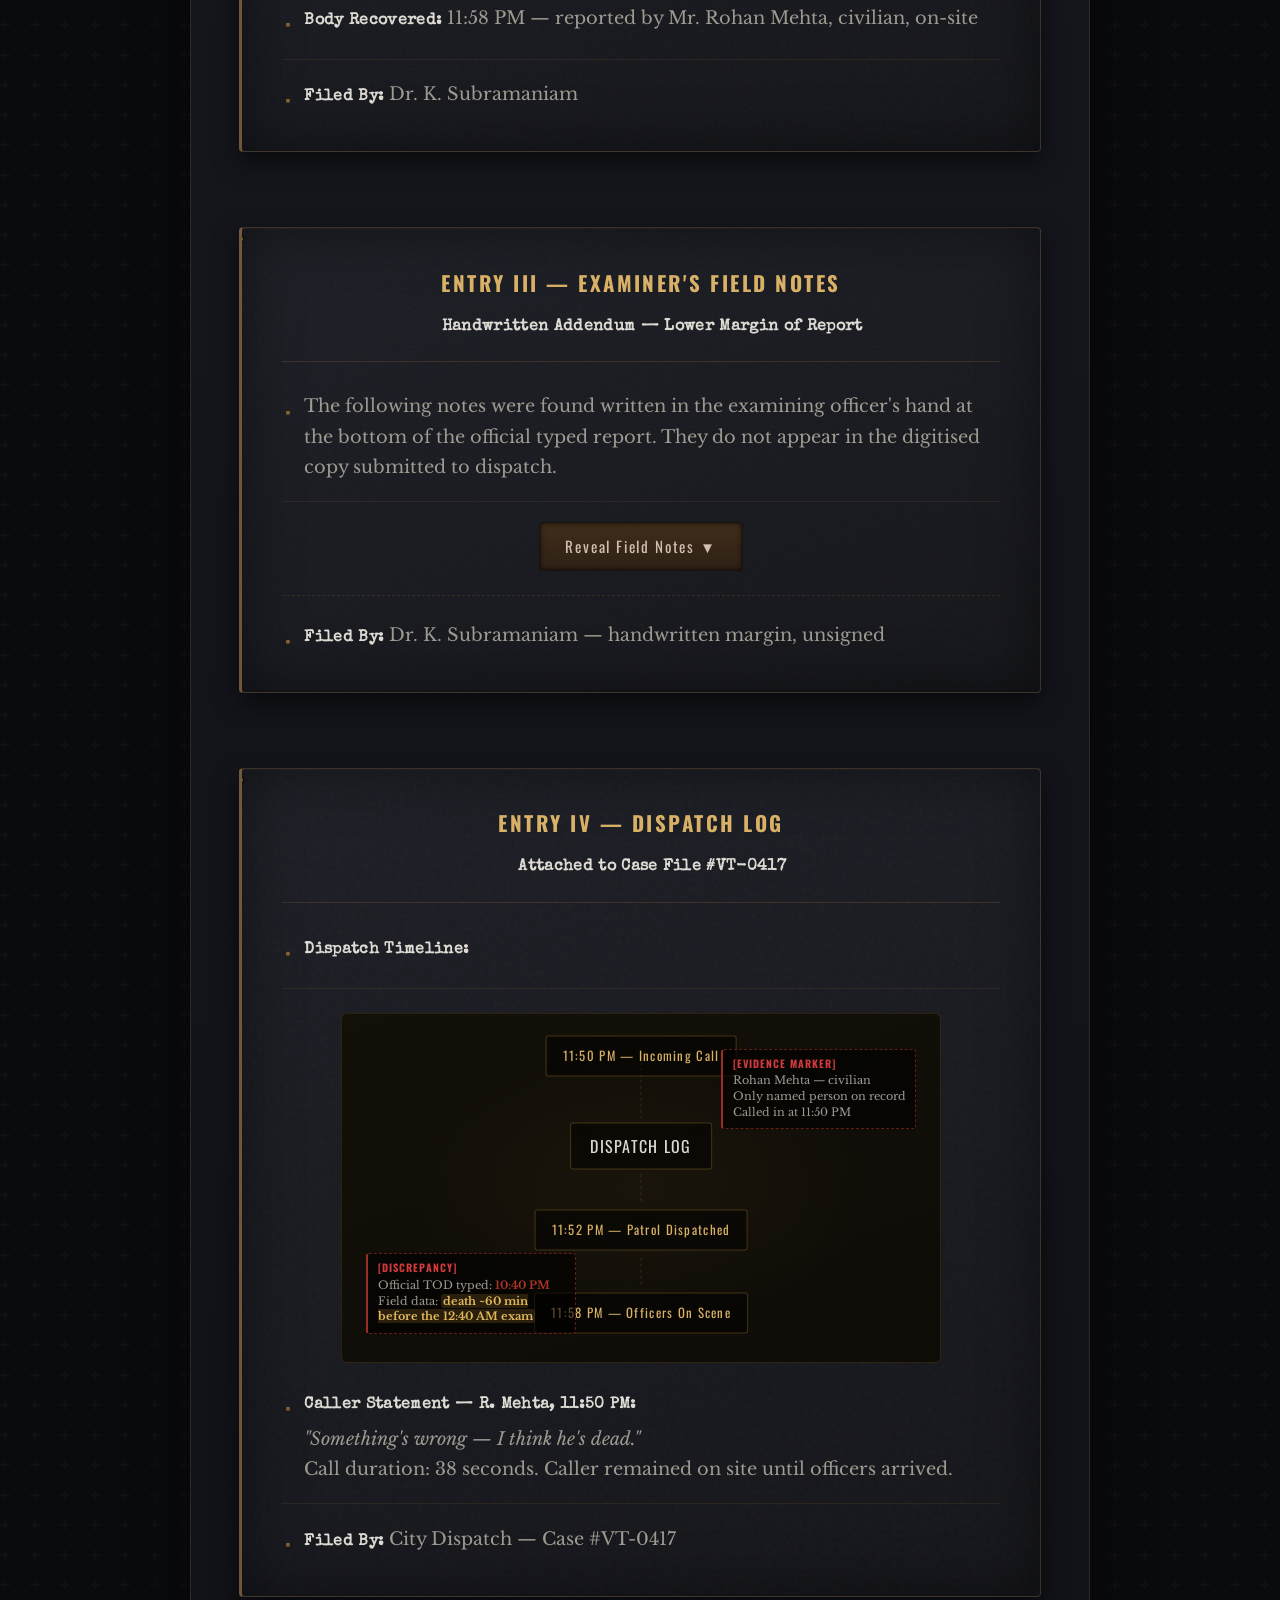
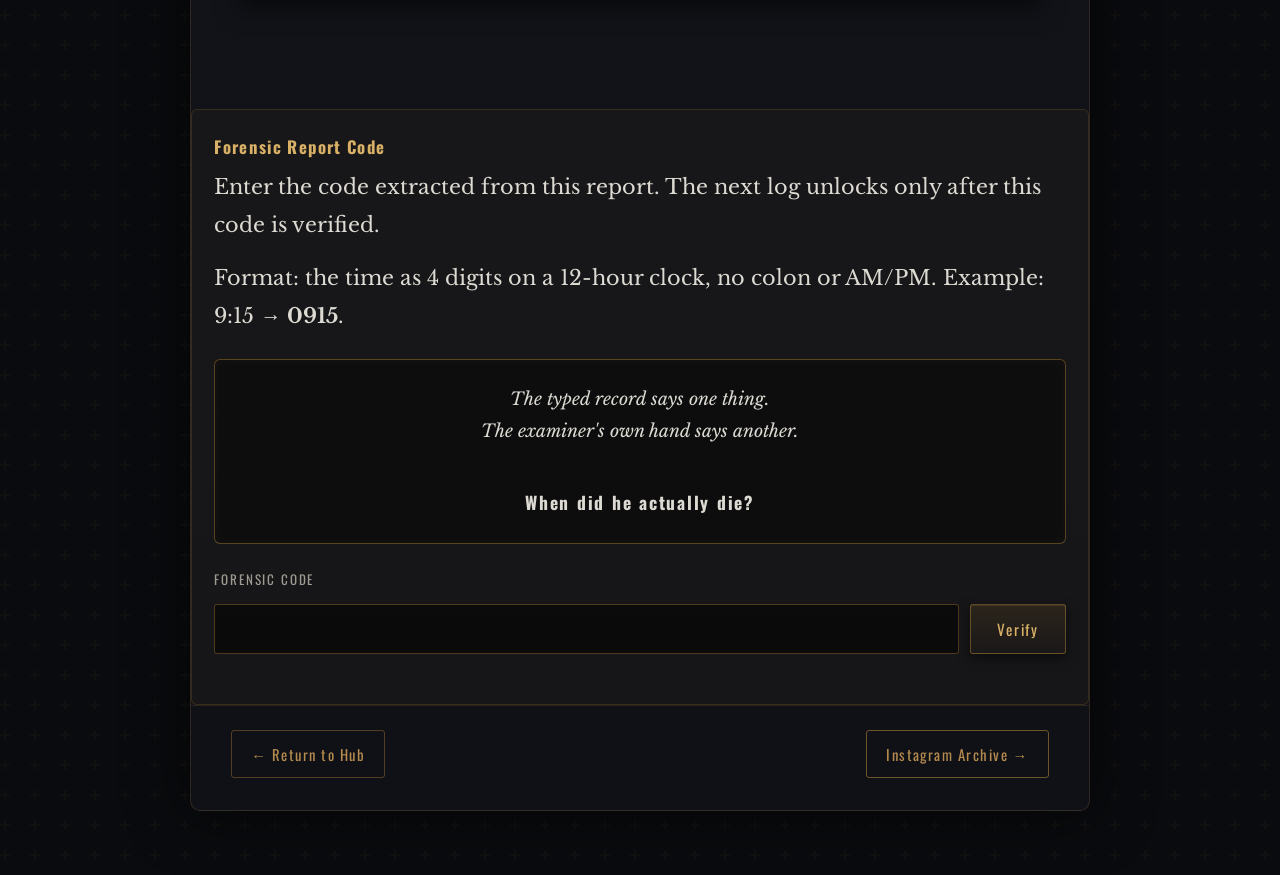
<file: chapter5-main/Archive/ScoutLogs/scout-logs.html>
<!DOCTYPE html>
<html lang="en">

<head>
  <meta charset="UTF-8" />
  <meta name="viewport" content="width=device-width, initial-scale=1.0" />
  <meta name="description" content="Forensic Report — Detective Desk. Case File #VT-0417 Post-Mortem Examination." />
  <title>Forensic Report — Detective Desk</title>
  <link rel="preconnect" href="https://fonts.googleapis.com" />
  <link rel="preconnect" href="https://fonts.gstatic.com" crossorigin />
  <link
    href="https://fonts.googleapis.com/css2?family=Oswald:wght@400;500;600;700&family=Libre+Baskerville:ital@0;1&family=Special+Elite&display=swap"
    rel="stylesheet" />
  <link rel="stylesheet" href="../style.css" />
</head>

<body>

  <!-- Ambient particles -->
  <div class="particles" aria-hidden="true">
    <span></span><span></span><span></span><span></span><span></span>
    <span></span><span></span><span></span><span></span><span></span>
  </div>

  <!-- Top banner -->
  <header class="site-header">
    <div class="header-inner">
      <a href="../index.html" class="site-logo" aria-label="Return to the Archive Hub">
        <span class="logo-rune">🔍</span>
        <span class="logo-text">Detective Desk</span>
        <span class="logo-rune">🔍</span>
      </a>
      <p class="header-tagline">A Modern Mystery</p>
    </div>
  </header>

  <!-- Breadcrumb nav -->
  <nav class="breadcrumb" aria-label="Archive Navigation">
    <a href="../index.html" id="nav-hub">Hub</a> / <span>Forensic Report</span>
  </nav>

  <!-- Page content -->
  <main class="main-content">

    <article class="scroll-page" aria-labelledby="page-title">

      <header class="scroll-header">
        <div class="scroll-icon" aria-hidden="true">🔬</div>
        <h1 id="page-title">Forensic Report</h1>
        <p class="scroll-meta">&#91; Case File #VT-0417 — Post-Mortem Examination &#93;</p>
      </header>

      <div class="scroll-body">

        <style>
          .scout-log-card {
            position: relative;
            background-color: #1a1c22;
            background-image:
              url('data:image/svg+xml;utf8,<svg viewBox="0 0 200 200" xmlns="http://www.w3.org/2000/svg"><filter id="n"><feTurbulence type="fractalNoise" baseFrequency="0.9" numOctaves="3" stitchTiles="stitch"/></filter><rect width="100%" height="100%" filter="url(%23n)" opacity="0.04"/></svg>'),
              linear-gradient(160deg, #1c1e25 0%, #131419 100%);
            border: 1px solid rgba(180, 138, 78, 0.22);
            border-left: 3px solid rgba(180, 138, 78, 0.55);
            box-shadow:
              0 10px 24px rgba(0, 0, 0, 0.55),
              inset 0 1px 0 rgba(201, 150, 59, 0.08);
            border-radius: 4px;
            padding: 2.2rem 2.5rem;
            margin-bottom: 2.5rem;
            color: #cdcabf;
            overflow: hidden;
            font-family: var(--font-body);
            text-shadow: none;
          }

          .scout-log-card::after {
            content: '';
            position: absolute;
            top: 0;
            left: 0;
            width: 100%;
            height: 100%;
            box-shadow: inset 0 0 60px rgba(0, 0, 0, 0.45);
            pointer-events: none;
            border-radius: 4px;
            z-index: 1;
          }

          .scout-log-card h2.entry-date {
            font-family: var(--font-title);
            font-weight: 700;
            text-transform: uppercase;
            color: var(--gold-bright);
            text-shadow: none;
            font-size: 1.3rem;
            margin-bottom: 0.6rem;
            text-align: center;
            position: relative;
            z-index: 2;
            letter-spacing: 0.12em;
          }

          .scout-log-card > p:nth-of-type(1) {
            text-align: center;
            font-size: 1rem;
            color: var(--parchment-dim);
            letter-spacing: 0.05em;
            margin-bottom: 1.8rem;
            border-bottom: 1px solid rgba(201, 150, 59, 0.18);
            padding-bottom: 1rem;
            position: relative;
            z-index: 2;
          }

          .scout-log-card p {
            position: relative;
            padding-left: 1.4rem;
            margin-bottom: 1.2rem;
            padding-bottom: 1.2rem;
            border-bottom: 1px solid rgba(201, 150, 59, 0.1);
            line-height: 1.7;
            z-index: 2;
            color: var(--parchment-dim);
            text-shadow: none;
          }

          .scout-log-card p:last-of-type {
            border-bottom: none;
            margin-bottom: 0;
            padding-bottom: 0;
          }

          .scout-log-card p strong {
            font-family: var(--font-rune);
            font-weight: bold;
            color: var(--parchment);
            display: inline-block;
            margin-bottom: 0.25rem;
            letter-spacing: 0.02em;
            font-size: 1.02rem;
            text-shadow: none;
          }

          .scout-log-card p::before {
            position: absolute;
            left: 0.2rem;
            top: 0.55rem;
            font-size: 0.9rem;
            color: rgba(201, 150, 59, 0.6);
            text-shadow: none;
            font-family: 'Segoe UI Symbol', serif;
          }

          .scout-log-card p:nth-of-type(2)::before { content: '\25AA'; }
          .scout-log-card p:nth-of-type(3)::before { content: '\25AA'; }
          .scout-log-card p:nth-of-type(4)::before { content: '\25AA'; }
          .scout-log-card p:nth-of-type(5)::before { content: '\25AA'; }
          .scout-log-card p:nth-of-type(6)::before { content: '\25AA'; }

          .handwritten-note {
            font-family: var(--font-rune);
            font-style: italic;
            font-size: 1.02rem;
            color: var(--parchment) !important;
            line-height: 1.9;
            border-top: 1px dashed rgba(201,150,59,0.3) !important;
            margin-top: 0.5rem !important;
            padding-top: 1rem !important;
          }

          .stamp-official {
            display: inline-block;
            border: 2px solid rgba(210,59,59,0.55);
            color: rgba(210,90,90,0.85);
            font-family: var(--font-title);
            font-weight: bold;
            font-size: 0.75rem;
            letter-spacing: 0.12em;
            text-transform: uppercase;
            padding: 0.25rem 0.7rem;
            border-radius: 2px;
            transform: rotate(-2deg);
            display: block;
            width: fit-content;
            margin: 0.5rem auto 0;
            text-shadow: none;
          }
        </style>

        <!-- ENTRY I — Official Header -->
        <div class="entry scout-log-card">
          <h2 class="entry-date">Entry I — Case Identification</h2>
          <p><strong>CASE FILE #VT-0417</strong></p>
          <p><strong>Subject:</strong> Arjun Varma, Male, 34</p>
          <p><strong>Location of Recovery:</strong> Twilight Cove, Private Lake Residence</p>
          <p><strong>Time of Death (Official):</strong> 10:40 PM, Friday</p>
          <p><strong>Examining Officer:</strong> Dr. K. Subramaniam, Forensic Division</p>
          <span class="stamp-official">Certified — City Forensic Division</span>
        </div>

        <!-- ENTRY II — Cause of Death -->
        <div class="entry scout-log-card">
          <h2 class="entry-date">Entry II — Cause of Death</h2>
          <p><strong>Manner of Death:</strong> Homicide</p>
          <p><strong>Cause:</strong><br />
            Blunt force trauma to the cranial region<br />
            Single impact — consistent with a compact, weighted object
          </p>
          <p><strong>Recovery Object:</strong><br />
            A damaged crystal object was recovered from the scene<br />
            Believed to be the instrument of death — submitted for evidence tagging
          </p>
          <p><strong>Body Recovered:</strong> 11:58 PM — reported by Mr. Rohan Mehta, civilian, on-site</p>
          <p><strong>Filed By:</strong> Dr. K. Subramaniam</p>
        </div>

        <!-- ENTRY III — Handwritten Field Notes (the clue) -->
        <div class="entry clue-entry scout-log-card">
          <h2 class="entry-date">Entry III — Examiner's Field Notes</h2>
          <p><strong>Handwritten Addendum — Lower Margin of Report</strong></p>
          <p>The following notes were found written in the examining officer's hand at the bottom of the official typed
            report. They do not appear in the digitised copy submitted to dispatch.</p>

          <button type="button" class="btn-action-primary"
            onclick="document.getElementById('field-notes').classList.toggle('hidden'); if(this.innerText.includes('Reveal')) { this.innerText = 'Hide Field Notes ▲'; } else { this.innerText = 'Reveal Field Notes ▼'; }"
            style="display: block; margin: 0.5rem auto 1.5rem auto; background-color: #2c1e16 !important; color: #d1bfae !important; border: 1px solid #1a110a !important; text-shadow: none !important; box-shadow: inset 0 0 5px rgba(0,0,0,0.8) !important;">Reveal
            Field Notes ▼</button>

          <div id="field-notes" class="hidden"
            style="display: flex; flex-wrap: wrap; justify-content: center; align-items: stretch; gap: 1rem; margin-bottom: 1.5rem;">

            <div class="archive-card"
              style="padding: 1rem; flex-direction: column; justify-content: flex-start; flex: 1 1 200px; max-width: 260px; min-height: 200px;">
              <div class="card-label" style="text-align: center;">[Note A]</div>
              <div style="text-align: center; color: var(--gold-bright); font-size: 0.9rem; font-family: var(--font-title); margin-top: 0.3rem; letter-spacing: 0.05em;">Body Temperature</div>
              <div class="card-desc" style="margin-top: 0.6rem; color: var(--parchment); text-align: center; font-style: italic;">
                33.4°C recorded at examination<br />(12:40 AM)
              </div>
            </div>

            <div class="archive-card"
              style="padding: 1rem; flex-direction: column; justify-content: flex-start; flex: 1 1 200px; max-width: 260px; min-height: 200px;">
              <div class="card-label" style="text-align: center;">[Note B]</div>
              <div style="text-align: center; color: var(--gold-bright); font-size: 0.9rem; font-family: var(--font-title); margin-top: 0.3rem; letter-spacing: 0.05em;">Lividity</div>
              <div class="card-desc" style="margin-top: 0.6rem; color: var(--parchment); text-align: center; font-style: italic;">
                Minimal — not yet fixed at time of examination
              </div>
            </div>

            <div class="archive-card"
              style="padding: 1rem; flex-direction: column; justify-content: flex-start; flex: 1 1 200px; max-width: 260px; min-height: 200px;">
              <div class="card-label" style="text-align: center;">[Note C]</div>
              <div style="text-align: center; color: var(--gold-bright); font-size: 0.9rem; font-family: var(--font-title); margin-top: 0.3rem; letter-spacing: 0.05em;">Rigor Mortis</div>
              <div class="card-desc" style="margin-top: 0.6rem; color: var(--parchment); text-align: center; font-style: italic;">
                Early onset only<br />Jaw and neck — consistent with 60 min post-death
              </div>
            </div>

            <div class="archive-card"
              style="padding: 1rem; flex-direction: column; justify-content: flex-start; flex: 1 1 200px; max-width: 260px; min-height: 200px;">
              <div class="card-label" style="text-align: center;">[Note D]</div>
              <div style="text-align: center; color: var(--gold-bright); font-size: 0.9rem; font-family: var(--font-title); margin-top: 0.3rem; letter-spacing: 0.05em;">Examiner's Remark</div>
              <div class="card-desc" style="margin-top: 0.6rem; color: var(--parchment); text-align: center; font-style: italic;">
                "Findings consistent with death approx. 60 minutes prior to examination — cross-check against stated TOD."
              </div>
            </div>

          </div>

          <hr style="border: none; border-top: 1px dashed rgba(201,150,59,0.15); margin: 1.5rem 0;" />
          <p style="margin-top: 0rem;"><strong>Filed By:</strong> Dr. K. Subramaniam — handwritten margin, unsigned</p>
        </div>

        <!-- ENTRY IV — Dispatch Log -->
        <div class="entry clue-entry scout-log-card">
          <h2 class="entry-date">Entry IV — Dispatch Log</h2>
          <p><strong>Attached to Case File #VT-0417</strong></p>
          <p><strong>Dispatch Timeline:</strong></p>

          <style>
            .map-component {
              transition: filter 0.25s ease, border-color 0.25s ease, background 0.25s ease;
              cursor: default;
            }
            .map-component:hover {
              filter: brightness(1.2) drop-shadow(0 0 10px rgba(201, 150, 59, 0.6));
              border-color: var(--gold) !important;
              background: rgba(40, 30, 15, 0.8) !important;
            }
            .evidence-component {
              transition: filter 0.25s ease, border-color 0.25s ease, background 0.25s ease, transform 0.25s ease;
              cursor: default;
            }
            .evidence-component:hover {
              filter: brightness(1.2) drop-shadow(0 0 10px rgba(192, 57, 43, 0.6));
              border-color: var(--crimson-light) !important;
              border-left: 2px solid var(--crimson-light) !important;
              background: rgba(40, 15, 15, 0.8) !important;
              transform: scale(1.02);
            }
          </style>

          <div style="position: relative; width: 100%; max-width: 600px; height: 350px; margin: 1.5rem auto; background: radial-gradient(ellipse 55% 55% at 50% 50%, rgba(201,150,59,0.05) 0%, transparent 70%), linear-gradient(160deg, #131009 0%, #0e0c07 100%); border: 1px solid rgba(201,150,59,0.16); border-radius: 6px; font-family: var(--font-title); font-size: 0.8rem; letter-spacing: 0.1em; color: var(--gold-bright);">

            <div class="map-component" style="position: absolute; top: 12%; left: 50%; transform: translate(-50%, -50%); padding: 0.5rem 1rem; border: 1px solid rgba(201,150,59,0.3); background: rgba(0,0,0,0.5); border-radius: var(--radius-sm); z-index: 10; white-space: nowrap;">
              11:50 PM — Incoming Call
            </div>

            <div class="map-component" style="position: absolute; top: 38%; left: 50%; transform: translate(-50%, -50%); padding: 0.5rem 1.2rem; border: 1px solid rgba(201,150,59,0.3); background: rgba(0,0,0,0.5); border-radius: var(--radius-sm); z-index: 10; font-size: 1rem; color: var(--parchment); white-space: nowrap;">
              DISPATCH LOG
            </div>

            <div class="map-component" style="position: absolute; top: 62%; left: 50%; transform: translate(-50%, -50%); padding: 0.5rem 1rem; border: 1px solid rgba(201,150,59,0.3); background: rgba(0,0,0,0.5); border-radius: var(--radius-sm); z-index: 10; white-space: nowrap;">
              11:52 PM — Patrol Dispatched
            </div>

            <div class="map-component" style="position: absolute; top: 86%; left: 50%; transform: translate(-50%, -50%); padding: 0.5rem 1rem; border: 1px solid rgba(201,150,59,0.3); background: rgba(0,0,0,0.5); border-radius: var(--radius-sm); z-index: 10; white-space: nowrap;">
              11:58 PM — Officers On Scene
            </div>

            <div class="evidence-component" style="position: absolute; top: 10%; right: 4%; max-width: 210px; padding: 0.5rem 0.6rem; border: 1px dashed rgba(192,57,43,0.5); background: rgba(0,0,0,0.6); border-left: 2px solid rgba(192,57,43,0.8); border-radius: var(--radius-sm); z-index: 10; font-family: var(--font-body); font-size: 0.7rem; color: var(--parchment-dim); line-height: 1.4; text-transform: none; letter-spacing: 0; transform-origin: top right;">
              <strong style="color: var(--crimson-light); font-family: var(--font-title); font-size: 0.65rem; letter-spacing: 0.1em; text-transform: uppercase; display: block; line-height: 1.2; margin-bottom: 0.2rem; white-space: nowrap;">[EVIDENCE MARKER]</strong>
              Rohan Mehta — civilian<br />
              Only named person on record<br />
              Called in at 11:50 PM
            </div>

            <div class="evidence-component" style="position: absolute; bottom: 8%; left: 4%; max-width: 210px; padding: 0.5rem 0.6rem; border: 1px dashed rgba(192,57,43,0.5); background: rgba(0,0,0,0.6); border-left: 2px solid rgba(192,57,43,0.8); border-radius: var(--radius-sm); z-index: 10; font-family: var(--font-body); font-size: 0.7rem; color: var(--parchment-dim); line-height: 1.4; text-transform: none; letter-spacing: 0;">
              <strong style="color: var(--crimson-light); font-family: var(--font-title); font-size: 0.65rem; letter-spacing: 0.1em; text-transform: uppercase; display: block; line-height: 1.2; margin-bottom: 0.2rem;">[DISCREPANCY]</strong>
              Official TOD typed: <span style="color: rgba(192,57,43,0.9); font-weight: bold;">10:40 PM</span><br />
              Field data: <span style="color: var(--gold-light, #e0b85c); font-weight: bold; background: rgba(201,150,59,0.18); padding: 0 0.2em; border-radius: 3px;">death ~60 min before the 12:40 AM exam</span>
            </div>

            <svg style="position: absolute; top: 0; left: 0; width: 100%; height: 100%; pointer-events: none;" aria-hidden="true">
              <line x1="50%" y1="12%" x2="50%" y2="30%" stroke="rgba(201,150,59,0.2)" stroke-width="1" stroke-dasharray="3,3"/>
              <line x1="50%" y1="46%" x2="50%" y2="54%" stroke="rgba(201,150,59,0.2)" stroke-width="1" stroke-dasharray="3,3"/>
              <line x1="50%" y1="70%" x2="50%" y2="78%" stroke="rgba(201,150,59,0.2)" stroke-width="1" stroke-dasharray="3,3"/>
            </svg>
          </div>

          <p><strong>Caller Statement — R. Mehta, 11:50 PM:</strong><br />
            <em>"Something's wrong — I think he's dead."</em><br />
            Call duration: 38 seconds. Caller remained on site until officers arrived.
          </p>
          <p><strong>Filed By:</strong> City Dispatch — Case #VT-0417</p>
        </div>

      </div>

      <!-- CODE PANEL -->
      <div class="record-code-panel" data-record-key="forensic">
        <h2 class="record-code-title">Forensic Report Code</h2>
        <p class="record-code-note">Enter the code extracted from this report. The next log unlocks only after this code
          is verified.</p>
        <p class="record-code-note" style="margin-top:0.4rem;">Format: the time as 4 digits on a 12-hour clock, no colon or AM/PM.
          Example: 9:15 &rarr; <strong>0915</strong>.</p>

        <div class="puzzle-clue"
          style="margin: 1.5rem 0; padding: 1.5rem; text-align: center; border: 1px solid rgba(201, 150, 59, 0.4); background: rgba(0, 0, 0, 0.4); border-radius: 6px; box-shadow: inset 0 0 10px rgba(201, 150, 59, 0.05);">
          <p
            style="color: var(--parchment); font-family: var(--font-body); font-style: italic; font-size: 1.1rem; line-height: 1.8; margin-bottom: 0;">
            The typed record says one thing.<br />
            The examiner's own hand says another.<br /><br />
            <strong
              style="color: var(--parchment); font-family: var(--font-title); font-size: 1.1rem; letter-spacing: 0.1em; font-style: normal; display: block; margin-top: 0.5rem;">When
              did he actually die?</strong>
          </p>
        </div>

        <form class="record-code-form" autocomplete="off">
          <label for="record-code-forensic" class="record-code-label">Forensic code</label>
          <div class="record-code-row">
            <input type="text" id="record-code-forensic" class="record-code-input" inputmode="text"
              aria-describedby="record-code-forensic-feedback" />
            <button type="submit" class="btn-action-primary record-code-submit">Verify</button>
          </div>
          <p class="record-code-feedback" id="record-code-forensic-feedback" aria-live="polite"></p>
        </form>
      </div>

      <nav class="scroll-nav" aria-label="Page navigation">
        <a href="../index.html" class="btn-nav" id="btn-back-hub-forensic">← Return to Hub</a>
        <a href="../HealerRecords/healer-records.html" class="btn-nav btn-next" id="btn-next-healer">Instagram Archive →</a>
      </nav>

    </article>

  </main>

  <script src="../../protect.js"></script>
  <script src="../script.js"></script>
</body>

</html>
</file>
<file: chapter5-main/Archive/style.css>
/* RE:VERSE — root style entry-point
   All static HTML pages reference this file directly.
   The full stylesheet lives in static/style.css — imported below.
   If running as a static site (file:// or any web server), both paths resolve correctly. */

/* ─────────────────────────────────────────────
   Detective Desk — Noir Case-File Stylesheet
   ───────────────────────────────────────────── */

/* ── Google Fonts ── */
@import url('https://fonts.googleapis.com/css2?family=Oswald:wght@400;500;600;700&family=Libre+Baskerville:ital@0;1&family=Special+Elite&display=swap');

/* ── Disable text selection / copying (typing still allowed in fields) ── */
body {
  -webkit-user-select: none;
  -moz-user-select: none;
  -ms-user-select: none;
  user-select: none;
}
input, textarea {
  -webkit-user-select: text;
  -moz-user-select: text;
  -ms-user-select: text;
  user-select: text;
}

/* ── Custom properties ── */
:root {
  --bg-deep:       #0a0b0e;
  --bg-card:       #14151a;
  --bg-scroll:     #16181d;
  --parchment:     #dcdad2;
  --parchment-dim: #9d9b91;
  --ink-dark:      #1a1b1f;
  --gold:          #b48a4e;
  --gold-bright:   #d8b066;
  --gold-dim:      #6f5530;
  --crimson:       #8b1414;
  --crimson-light: #d23b3b;
  --amber:         #c0863c;
  --smoke:         #6e6e66;
  --sealed-red:    #d23b3b;
  --clue-amber:    #c0863c;

  --font-title:  'Oswald', 'Arial Narrow', sans-serif;
  --font-body:   'Libre Baskerville', Georgia, serif;
  --font-rune:   'Special Elite', 'Courier New', monospace;

  --radius-sm:   3px;
  --radius-md:   6px;
  --radius-lg:   10px;

  --transition:  0.3s ease;
  --glow-gold:   0 0 16px rgba(180, 138, 78, 0.40);
  --glow-red:    0 0 18px rgba(210, 59, 59, 0.55);
}

/* ── Reset & Base ── */
*, *::before, *::after { box-sizing: border-box; margin: 0; padding: 0; }
html { scroll-behavior: smooth; }

body {
  min-height: 100vh;
  background-color: var(--bg-deep);
  background-image:
    radial-gradient(ellipse 80% 50% at 50% -10%, rgba(201,150,59,0.08) 0%, transparent 70%),
    url("data:image/svg+xml,%3Csvg width='60' height='60' viewBox='0 0 60 60' xmlns='http://www.w3.org/2000/svg'%3E%3Cg fill='none' fill-rule='evenodd'%3E%3Cg fill='%23c9963b' fill-opacity='0.03'%3E%3Cpath d='M36 34v-4h-2v4h-4v2h4v4h2v-4h4v-2h-4zm0-30V0h-2v4h-4v2h4v4h2V6h4V4h-4zM6 34v-4H4v4H0v2h4v4h2v-4h4v-2H6zM6 4V0H4v4H0v2h4v4h2V6h4V4H6z'/%3E%3C/g%3E%3C/g%3E%3C/svg%3E");
  color: var(--parchment);
  font-family: var(--font-body);
  font-size: clamp(16px, 0.3vw + 14px, 19px);
  line-height: 1.8;
  position: relative;
  overflow-x: hidden;
  opacity: 0;
  transition: opacity 0.4s ease;
}
body.page-ready  { opacity: 1; }
body.page-leaving { opacity: 0; transition: opacity 0.25s ease; }

/* ── Global Heading Scale ── */
h1 { font-size: clamp(2.2rem, 2.1vw, 2.7rem); letter-spacing: 0.08em; }
h2 { font-size: clamp(1.6rem, 1.5vw, 2rem); letter-spacing: 0.06em; }
h3 { font-size: clamp(1.35rem, 1.15vw, 1.7rem); letter-spacing: 0.04em; }

/* ── Paragraph spacing ── */
p { margin-bottom: 16px; }
p:last-child { margin-bottom: 0; }

/* ── Ambient floating particles ── */
.particles { position: fixed; inset: 0; pointer-events: none; z-index: 0; overflow: hidden; }
.particles span {
  position: absolute; display: block;
  width: 3px; height: 3px;
  background: var(--gold);
  border-radius: 50%; opacity: 0;
  animation: floatParticle linear infinite;
}
.particles span:nth-child(1)  { left: 10%; animation-duration: 18s; animation-delay: 0s;  width:2px; height:2px; }
.particles span:nth-child(2)  { left: 25%; animation-duration: 22s; animation-delay: 3s; }
.particles span:nth-child(3)  { left: 40%; animation-duration: 15s; animation-delay: 1s;  width:4px; height:4px; background:var(--amber); }
.particles span:nth-child(4)  { left: 55%; animation-duration: 20s; animation-delay: 6s; }
.particles span:nth-child(5)  { left: 70%; animation-duration: 17s; animation-delay: 2s;  width:2px; height:2px; background:var(--crimson); }
.particles span:nth-child(6)  { left: 80%; animation-duration: 24s; animation-delay: 4s; }
.particles span:nth-child(7)  { left: 15%; animation-duration: 19s; animation-delay: 8s;  width:5px; height:5px; background:var(--gold-bright); }
.particles span:nth-child(8)  { left: 60%; animation-duration: 14s; animation-delay: 5s;  width:2px; height:2px; }
.particles span:nth-child(9)  { left: 88%; animation-duration: 21s; animation-delay: 7s; }
.particles span:nth-child(10) { left: 35%; animation-duration: 16s; animation-delay: 9s;  width:3px; height:3px; background:var(--amber); }

@keyframes floatParticle {
  0%   { transform: translateY(100vh) scale(0); opacity: 0; }
  10%  { opacity: 0.6; }
  90%  { opacity: 0.3; }
  100% { transform: translateY(-10vh) scale(1.5); opacity: 0; }
}

/* ── Site Header ── */
.site-header {
  position: relative; z-index: 10; text-align: center;
  padding: 2.5rem 1rem 1.5rem;
  border-bottom: 1px solid rgba(201,150,59,0.25);
  background: linear-gradient(180deg, rgba(13,11,8,0.9) 0%, transparent 100%);
}
.site-logo {
  display: inline-flex; align-items: center; gap: 0.8rem;
  text-decoration: none; color: var(--gold-bright);
  font-family: var(--font-title); font-size: 2.7rem; font-weight: 700;
  letter-spacing: 0.22em; text-transform: uppercase;
  text-shadow: 0 0 30px rgba(240,192,96,0.5), 0 2px 8px rgba(0,0,0,0.8);
  transition: text-shadow var(--transition), color var(--transition);
}
.site-logo:hover { color:#fff; text-shadow: var(--glow-gold), 0 2px 12px rgba(0,0,0,0.9); }
.logo-rune { display:none; }
.header-tagline { font-family:var(--font-body); font-style:italic; color:var(--parchment-dim); font-size:1rem; letter-spacing:0.18em; margin-top:0.4rem; }

/* ── Breadcrumb ── */
.breadcrumb {
  position: relative; z-index: 10; padding: 0.6rem 2rem;
  font-family: var(--font-title); font-size: 1rem; letter-spacing: 0.1em;
  color: var(--parchment-dim); border-bottom: 1px solid rgba(201,150,59,0.1);
  background: rgba(0,0,0,0.2);
}
.breadcrumb a { color: var(--gold); text-decoration: none; transition: color var(--transition); }
.breadcrumb a:hover { color: var(--gold-bright); }
.breadcrumb span { color: var(--parchment); }

/* ── Main Content ── */
.main-content { position: relative; z-index: 5; max-width: 1100px; margin: 0 auto; padding: 2.5rem 1.5rem 4rem; }
.container { max-width: 900px; margin: 0 auto; padding: 30px; }

/* ── Hub Hero ── */
.hub-hero { text-align: center; padding: 3rem 1rem 2rem; }
.hub-title {
  font-family: var(--font-title); font-size: clamp(2.4rem, 5.5vw, 4rem); font-weight: 700;
  color: var(--gold-bright); letter-spacing: 0.14em; text-transform: uppercase;
  text-shadow: 0 4px 16px rgba(0,0,0,0.85);
}
.hub-subtitle { margin: 1.2rem auto 0; max-width: 600px; color: var(--parchment-dim); font-family: var(--font-body); font-size: 1.15rem; line-height: 1.9; }

.scroll-ornament { font-family:var(--font-title); color:var(--gold-dim); font-size:0.7rem; letter-spacing:0.05em; margin:1.2rem 0; overflow:hidden; text-overflow:ellipsis; white-space:nowrap; }

/* ── Hub image row ── */
.hub-image-row { display: grid; grid-template-columns: 1fr 1fr; gap: 1.5rem; margin: 1.5rem 0 0; }
.hub-image-row .image-placeholder { margin: 0; }

/* ── Hub Grid ── */
.hub-grid { display: grid; grid-template-columns: repeat(auto-fill, minmax(290px, 1fr)); gap: 1.5rem; margin-top: 2.5rem; }

.archive-card {
  display: flex; flex-direction: column; gap: 0.5rem;
  padding: 1.8rem 1.6rem;
  background: linear-gradient(145deg, #181a20, #101116);
  border: 1px solid rgba(180,138,78,0.22); border-radius: var(--radius-md);
  text-decoration: none; color: var(--parchment);
  position: relative; overflow: hidden;
  transition: transform var(--transition), border-color var(--transition), box-shadow var(--transition);
}
.archive-card::before {
  content:''; position:absolute; inset:0;
  background: radial-gradient(ellipse at top left, rgba(201,150,59,0.06), transparent 60%);
  pointer-events:none; transition:opacity var(--transition); opacity:0;
}
.archive-card:hover { transform:translateY(-4px) scale(1.01); border-color:var(--gold); box-shadow: var(--glow-gold), 0 8px 32px rgba(0,0,0,0.7); }
.archive-card:hover::before { opacity:1; }
.card-icon { font-size:2.2rem; filter:drop-shadow(0 2px 6px rgba(0,0,0,0.5)); transition:transform var(--transition); }
.archive-card:hover .card-icon { transform:scale(1.15) rotate(-3deg); }
.card-label { font-family:var(--font-title); font-size:1.2rem; font-weight:600; color:var(--gold-bright); letter-spacing:0.05em; }
.card-tag { font-family:var(--font-title); font-size:0.75rem; letter-spacing:0.15em; color:var(--smoke); text-transform:uppercase; border:1px solid var(--smoke); display:inline-block; padding:0.1rem 0.5rem; border-radius:var(--radius-sm); width:fit-content; }
.card-tag.sealed { color:var(--sealed-red); border-color:var(--sealed-red); animation:pulseSeal 2s ease-in-out infinite; }
@keyframes pulseSeal { 0%,100%{opacity:1;} 50%{opacity:0.5;} }
.card-desc { font-size:1rem; color:var(--parchment-dim); line-height:1.65; flex:1; }
.card-cta { margin-top:0.6rem; font-family:var(--font-title); font-size:0.88rem; color:var(--gold); letter-spacing:0.1em; transition:color var(--transition), letter-spacing var(--transition); }
.archive-card:hover .card-cta { color:var(--gold-bright); letter-spacing:0.2em; }

.locked-card { border-color: rgba(139,26,26,0.4); background: linear-gradient(145deg, #180c0c, #100808); }
.locked-card:hover { border-color:var(--crimson-light); box-shadow: var(--glow-red), 0 8px 32px rgba(0,0,0,0.7); }

/* Visited card indicator */
.archive-card.card-visited::after {
  content:'✓ Reviewed'; position:absolute; top:0.6rem; right:0.8rem;
  font-family:var(--font-title); font-size:0.62rem; letter-spacing:0.12em;
  color:var(--gold-dim); opacity:0.7;
}

.hub-footer-note { text-align:center; margin-top:2.5rem; padding:1.2rem; border-top:1px solid rgba(201,150,59,0.15); color:var(--parchment-dim); font-style:italic; font-size:0.95rem; }
.hub-footer-note a { color:var(--gold); text-decoration:underline dotted; transition:color var(--transition); }
.hub-footer-note a:hover { color:var(--gold-bright); }

/* ── Progress Bar ── */
.hub-progress { margin: 1.5rem auto 0; max-width: 500px; text-align: center; }
.progress-track { height: 4px; background: rgba(201,150,59,0.15); border-radius: 2px; overflow: hidden; margin-bottom: 0.5rem; }
#progress-fill { height:100%; background:linear-gradient(90deg, var(--gold-dim), var(--gold-bright)); border-radius:2px; width:0%; transition:width 0.8s ease; }
#progress-label { font-family:var(--font-title); font-size:0.72rem; letter-spacing:0.15em; color:var(--smoke); }

/* ── Hint Toggle ── */
.hint-bar { text-align: center; margin: 1.5rem 0 0; }
#hint-toggle-btn { background:rgba(201,150,59,0.14); border:1px solid rgba(240,192,96,0.65); border-radius:var(--radius-sm); color:var(--gold-bright); font-family:var(--font-title); font-size:1rem; letter-spacing:0.1em; padding:0.75rem 1.55rem; cursor:pointer; transition:all var(--transition); box-shadow:0 0 12px rgba(201,150,59,0.2), inset 0 1px 0 rgba(240,192,96,0.2); }
#hint-toggle-btn:hover { color:#fff; border-color:var(--gold-bright); box-shadow:var(--glow-gold); }
#hint-panel { display:none; max-width:700px; margin:1rem auto 0; padding:1.35rem 1.8rem; background:rgba(201,150,59,0.1); border:1px solid rgba(240,192,96,0.45); border-radius:var(--radius-md); font-style:italic; color:var(--parchment); font-size:1.03rem; line-height:1.85; text-align:left; }
#hint-panel.hint-visible { display:block; animation:pageReveal 0.4s ease; }
#hint-panel ul { list-style:disc; padding-left:1.4rem; margin-top:0.6rem; }
#hint-panel li { margin-bottom:0.4rem; color:var(--parchment); }

/* ── Scroll Pages ── */
.scroll-page {
  max-width: 900px; margin: 0 auto;
  background: linear-gradient(180deg, #171920 0%, #101116 100%);
  border: 1px solid rgba(180,138,78,0.18); border-radius: var(--radius-lg);
  box-shadow: 0 0 60px rgba(0,0,0,0.6), inset 0 1px 0 rgba(201,150,59,0.15);
  overflow: hidden; animation: pageReveal 0.6s ease-out;
}
@keyframes pageReveal { from{opacity:0;transform:translateY(16px);} to{opacity:1;transform:translateY(0);} }

.scroll-header { text-align:center; padding:2.5rem 2rem 1.5rem; border-bottom:1px solid rgba(201,150,59,0.2); background:linear-gradient(180deg, rgba(201,150,59,0.05) 0%, transparent 100%); }
.scroll-icon { font-size:2.8rem; display:block; margin-bottom:0.6rem; filter:drop-shadow(0 4px 10px rgba(0,0,0,0.5)); }
.scroll-icon.pulse-red { animation:redPulse 2s ease-in-out infinite alternate; }
@keyframes redPulse { from{filter:drop-shadow(0 0 8px rgba(192,57,43,0.4));} to{filter:drop-shadow(0 0 24px rgba(192,57,43,0.8));} }
.scroll-header h1 { font-family:var(--font-title); font-size:clamp(1.9rem, 4.5vw, 2.8rem); font-weight:700; color:var(--gold-bright); letter-spacing:0.08em; text-shadow:0 2px 12px rgba(0,0,0,0.6); }
.scroll-meta { font-family:var(--font-title); font-size: 1.3rem; color:var(--smoke); letter-spacing:0.2em; margin-top:0.2rem; }

.scroll-body { padding:2.5rem 3rem; display:flex; flex-direction:column; gap:2.2rem; }

/* ── Entries ── */
.entry { border-left:2px solid rgba(201,150,59,0.3); padding-left:1.4rem; position:relative; }
.entry::before { content:''; position:absolute; left:-5px; top:0.4rem; width:8px; height:8px; border-radius:50%; background:var(--gold-dim); border:2px solid var(--bg-scroll); }
.entry-date { font-family:var(--font-title); font-size:1.15rem; color:var(--gold); letter-spacing:0.1em; margin-bottom:0.8rem; }
.entry p { color:var(--parchment-dim); line-height:1.9; font-size:1em; }
.entry strong { color:var(--parchment); }

/* Clue entry */
.clue-entry { border-left-color:var(--amber); background:rgba(201,150,59,0.04); border-radius:0 var(--radius-sm) var(--radius-sm) 0; padding:1rem 1.4rem; }
.clue-entry::before { background:var(--amber); }
.clue-entry .entry-date { color:var(--amber); }

.clue-highlight { color:var(--gold-bright); font-style:italic; border-bottom:1px dotted var(--gold-dim); }

/* Quotes */
.scroll-quote { margin:1rem 0; padding:1rem 1.5rem; border-left:3px solid var(--gold-dim); font-style:italic; color:var(--parchment); background:rgba(201,150,59,0.04); border-radius:0 var(--radius-sm) var(--radius-sm) 0; line-height:1.9; }

/* Lists */
.scroll-list { list-style:none; display:flex; flex-direction:column; gap:0.5rem; padding:0.5rem 0; }
.scroll-list li { color:var(--parchment-dim); padding-left:0.5rem; }

/* Tables */
.scroll-table { width:100%; border-collapse:collapse; margin:0.8rem 0; font-size:0.92rem; }
.scroll-table th { font-family:var(--font-title); font-size:0.85rem; letter-spacing:0.12em; color:var(--gold); border-bottom:1px solid var(--gold-dim); padding:0.6rem 0.8rem; text-align:left; background:rgba(201,150,59,0.06); }
.scroll-table td { padding:0.55rem 0.8rem; border-bottom:1px solid rgba(201,150,59,0.08); color:var(--parchment-dim); font-size:1rem; }
.scroll-table tr:last-child td { border-bottom:none; }
.scroll-table tr:hover td { background:rgba(201,150,59,0.04); }

/* ── Scroll Nav ── */
.scroll-nav { display:flex; justify-content:space-between; align-items:center; gap:1rem; padding:1.5rem 2.5rem 2rem; border-top:1px solid rgba(201,150,59,0.15); flex-wrap:wrap; }
.btn-nav { font-family:var(--font-title); font-size:0.92rem; letter-spacing:0.1em; color:var(--gold); text-decoration:none; padding:0.6rem 1.2rem; border:1px solid rgba(201,150,59,0.35); border-radius:var(--radius-sm); background:transparent; transition:all var(--transition); position:relative; overflow:hidden; }
.btn-nav::after { content:''; position:absolute; inset:0; background:rgba(201,150,59,0.08); opacity:0; transition:opacity var(--transition); }
.btn-nav:hover { color:var(--gold-bright); border-color:var(--gold); box-shadow:var(--glow-gold); }
.btn-nav:hover::after { opacity:1; }
.btn-next { border-color:rgba(201,150,59,0.5); }
.btn-locked { border-color:rgba(139,26,26,0.5); color:var(--crimson-light); }
.btn-locked:hover { border-color:var(--crimson-light); box-shadow:var(--glow-red); color:#e07070; }
.btn-final { border-color:var(--gold); background:rgba(201,150,59,0.12); color:var(--gold-bright); font-size:0.9rem; padding:0.8rem 1.6rem; }
.btn-restart { margin:0 auto; color:var(--parchment-dim); border-color:rgba(201,150,59,0.2); }

/* ── Primary Action Buttons ── */
.btn-action-primary {
  font-family: var(--font-title);
  font-size: 0.95rem;
  letter-spacing: 0.12em;
  color: var(--gold-bright);
  background: linear-gradient(180deg, rgba(201,150,59,0.12) 0%, rgba(201,150,59,0.02) 100%);
  border: 1px solid rgba(201,150,59,0.4);
  border-radius: var(--radius-sm);
  padding: 0.8rem 1.6rem;
  cursor: pointer;
  text-decoration: none;
  display: inline-block;
  transition: all var(--transition);
  box-shadow: 0 4px 12px rgba(0,0,0,0.5), inset 0 1px 0 rgba(240,192,96,0.1);
}
.btn-action-primary:hover, .btn-action-primary[aria-expanded="true"] {
  color: #fff;
  border-color: var(--gold-bright);
  background: linear-gradient(180deg, rgba(201,150,59,0.22) 0%, rgba(201,150,59,0.05) 100%);
  box-shadow: var(--glow-gold), 0 6px 16px rgba(0,0,0,0.6);
  transform: translateY(-2px);
}

/* ── Record Code Panels ── */
.record-code-panel {
  margin-top: 2rem;
  padding: 1.4rem 1.4rem 1.2rem;
  border: 1px solid rgba(201,150,59,0.18);
  border-radius: var(--radius-md);
  background: rgba(201,150,59,0.03);
}
.record-code-panel.verified {
  border-color: rgba(61,164,77,0.35);
  background: rgba(61,164,77,0.05);
}
.record-code-title {
  font-family: var(--font-title);
  font-size: 1.05rem;
  letter-spacing: 0.08em;
  color: var(--gold-bright);
  margin-bottom: 0.45rem;
}
.record-code-note {
  color: var(--parchment);
  font-size: 1.3rem;
  line-height: 1.8;
  margin-bottom: 1rem;
}
.record-code-form {
  display: flex;
  flex-direction: column;
  gap: 0.8rem;
}
.record-code-row {
  display: flex;
  gap: 0.7rem;
  align-items: stretch;
  flex-wrap: wrap;
}
.record-code-label {
  font-family: var(--font-title);
  font-size: 0.82rem;
  letter-spacing: 0.14em;
  text-transform: uppercase;
  color: var(--parchment-dim);
}
.record-code-input {
  flex: 1 1 220px;
  min-width: 0;
  background: rgba(0,0,0,0.5);
  border: 1px solid rgba(201,150,59,0.35);
  border-radius: var(--radius-sm);
  color: var(--parchment);
  padding: 0.75rem 0.95rem;
  font-family: var(--font-body);
  font-size: 1rem;
  outline: none;
  transition: border-color var(--transition), box-shadow var(--transition);
}
.record-code-input:focus {
  border-color: var(--gold);
  box-shadow: var(--glow-gold);
}
.record-code-input:disabled {
  opacity: 0.8;
  cursor: not-allowed;
}
.record-code-form.shake,
.record-code-input.shake {
  animation: shake 0.5s ease;
}
.record-code-submit[disabled] {
  opacity: 0.7;
  cursor: not-allowed;
  transform: none;
}
.record-code-feedback {
  min-height: 1.2em;
  color: var(--crimson-light);
  font-size: 0.98rem;
  font-style: italic;
}
.record-code-panel.verified .record-code-feedback {
  color: #8ad08f;
}
.record-code-formlink {
  display: inline-block;
  margin-top: 0.9rem;
  padding: 0.55rem 1.1rem;
  border: 1px solid var(--gold);
  border-radius: 6px;
  color: var(--gold);
  font-family: var(--font-title);
  font-size: 0.95rem;
  letter-spacing: 0.06em;
  text-decoration: none;
  transition: background 0.2s ease, box-shadow 0.2s ease;
}
.record-code-formlink:hover {
  background: rgba(201, 150, 59, 0.12);
  box-shadow: var(--glow-gold);
}

/* ── Image Placeholder ── */
.image-placeholder { border:2px solid #8b6914; background:linear-gradient(135deg, #e8d5a0 0%, #d4bc80 60%, #c9ae6a 100%); padding:24px 20px; margin:28px 0; text-align:center; border-radius:var(--radius-md); box-shadow:0 4px 16px rgba(0,0,0,0.4), inset 0 1px 0 rgba(255,255,255,0.3); position:relative; overflow:hidden; }
.img-title { font-family:var(--font-title); font-weight:700; font-size:15px; color:#3a2808; margin-bottom:8px; letter-spacing:0.06em; }
.img-desc { font-style:italic; font-size:14px; color:#5a3e12; line-height:1.5; margin-bottom:0; }
.img-ai { margin-top:12px; font-size:11px; letter-spacing:0.15em; color:#7a5a1a; opacity:0.75; text-transform:uppercase; font-family:var(--font-title); border-top:1px dashed #8b6914; padding-top:8px; }

/* ── Vault / Locked Page ── */
.locked-page { border-color:rgba(139,26,26,0.3); }
.locked-page .scroll-header { background:linear-gradient(180deg, rgba(139,26,26,0.08) 0%, transparent 100%); }
.locked-page .scroll-header h1 { color:#e07070; }
.vault-gate { padding:2.5rem; text-align:center; transition:opacity 0.6s ease; }
.vault-gate.fade-out { opacity:0; }
.vault-flavour { color:var(--parchment-dim); font-style:italic; margin-bottom:2rem; line-height:1.9; font-size:1rem; }
.vault-summary {
  margin: 1rem auto 0;
  max-width: 680px;
  padding: 1rem 1.2rem;
  border: 1px solid rgba(201,150,59,0.18);
  border-radius: var(--radius-md);
  background: rgba(201,150,59,0.03);
  color: var(--parchment-dim);
}
.vault-summary strong { color: var(--gold-bright); }
.vault-checklist {
  list-style: none;
  display: grid;
  grid-template-columns: repeat(2, minmax(180px, 220px));
  gap: 0.5rem 1rem;
  padding: 0;
  margin: 0.9rem auto 0;
  text-align: center;
  justify-content: center;
  justify-items: center;
}
.vault-checklist li {
  font-family: var(--font-title);
  font-size: 0.78rem;
  letter-spacing: 0.12em;
  text-transform: uppercase;
  color: var(--smoke);
}
.vault-checklist li.verified { color: #8ad08f; }
.vault-checklist li.pending { color: var(--smoke); }
.vault-note { margin-top: 1rem; color: var(--parchment-dim); font-style: italic; font-size: 0.92rem; line-height: 1.8; }
.vault-hint { margin-top:1rem; color:var(--smoke); font-size:0.88rem; font-style:italic; }

@keyframes shake { 0%,100%{transform:translateX(0);} 20%{transform:translateX(-6px);} 40%{transform:translateX(6px);} 60%{transform:translateX(-4px);} 80%{transform:translateX(4px);} }

/* ── Hidden / Reveal ── */
.hidden { display:none !important; }
.reveal-anim { animation:pageReveal 0.8s ease-out; }
.reveal-entry p { font-style:italic; color:var(--parchment); font-size:1.05rem; }

/* ── Final Page ── */
.final-page { border-color:rgba(240,192,96,0.4); box-shadow:0 0 80px rgba(201,150,59,0.2), inset 0 1px 0 rgba(240,192,96,0.3); }
.final-header { background:linear-gradient(180deg, rgba(201,150,59,0.1) 0%, transparent 100%); }
.scroll-icon.final-glow { font-size:3.5rem; color:var(--gold-bright); animation:finalGlow 2s ease-in-out infinite alternate; }
@keyframes finalGlow { from{filter:drop-shadow(0 0 10px rgba(240,192,96,0.5));transform:scale(1);} to{filter:drop-shadow(0 0 30px rgba(240,192,96,0.9));transform:scale(1.08);} }
.final-body .entry { border-left-color:rgba(240,192,96,0.4); }
.final-opening { color:var(--parchment) !important; font-size:1.1rem !important; text-align:center; font-style:italic; }
.final-list { gap:1rem; }
.final-list li { color:var(--parchment-dim); line-height:1.7; }
.final-verdict { background:rgba(201,150,59,0.06); border:1px solid rgba(201,150,59,0.25); border-radius:var(--radius-md); padding:1.5rem 2rem; border-left:3px solid var(--gold); }
.final-verdict::before { display:none; }
.final-quote { font-size:1.05rem; text-align:center; border-left:none; padding:0; background:transparent; }
.final-stamp { text-align:center; margin-top:1.5rem; font-family:var(--font-title); font-size:0.8rem; letter-spacing:0.2em; color:var(--gold-dim); }
.final-answer { color:var(--gold-bright); }
.final-complete { text-align:center; padding:2rem; border-top:1px solid rgba(201,150,59,0.2); }
.complete-badge { display:inline-flex; align-items:center; gap:0.8rem; padding:0.8rem 2rem; background:linear-gradient(135deg, rgba(201,150,59,0.2), rgba(240,192,96,0.1)); border:1px solid var(--gold); border-radius:50px; margin-bottom:1rem; box-shadow:var(--glow-gold); animation:badgePop 0.5s ease-out; }
@keyframes badgePop { from{transform:scale(0.7);opacity:0;} to{transform:scale(1);opacity:1;} }
.badge-icon { font-size:1.8rem; }
.badge-text { font-family:var(--font-title); font-size:1.1rem; color:var(--gold-bright); letter-spacing:0.12em; }
.final-complete > p { color:var(--parchment-dim); font-style:italic; font-size:0.95rem; }

/* ── Site Footer ── */
.site-footer { position:relative; z-index:5; text-align:center; padding:2rem 1rem; border-top:1px solid rgba(201,150,59,0.15); color:var(--smoke); font-size:1.02rem; line-height:2; }

@media (min-width: 1400px) {
  .card-desc { font-size: 1.08rem; }
  .btn-nav { font-size: 1rem; }
  .record-code-input { font-size: 1.08rem; }
}

/* ── Hub image row responsive ── */
@media (max-width: 640px) {
  .scroll-body      { padding:1.2rem 1.4rem; }
  .scroll-nav       { padding:1.2rem 1.4rem 1.6rem; flex-direction:column; }
  .btn-nav          { width:100%; text-align:center; }
  .hub-grid         { grid-template-columns:1fr; }
  .hub-image-row    { grid-template-columns:1fr; }
  .vault-input-row  { flex-direction:column; }
  .btn-vault        { width:100%; }
  .site-logo        { font-size:1.8rem; }
}
</file>
